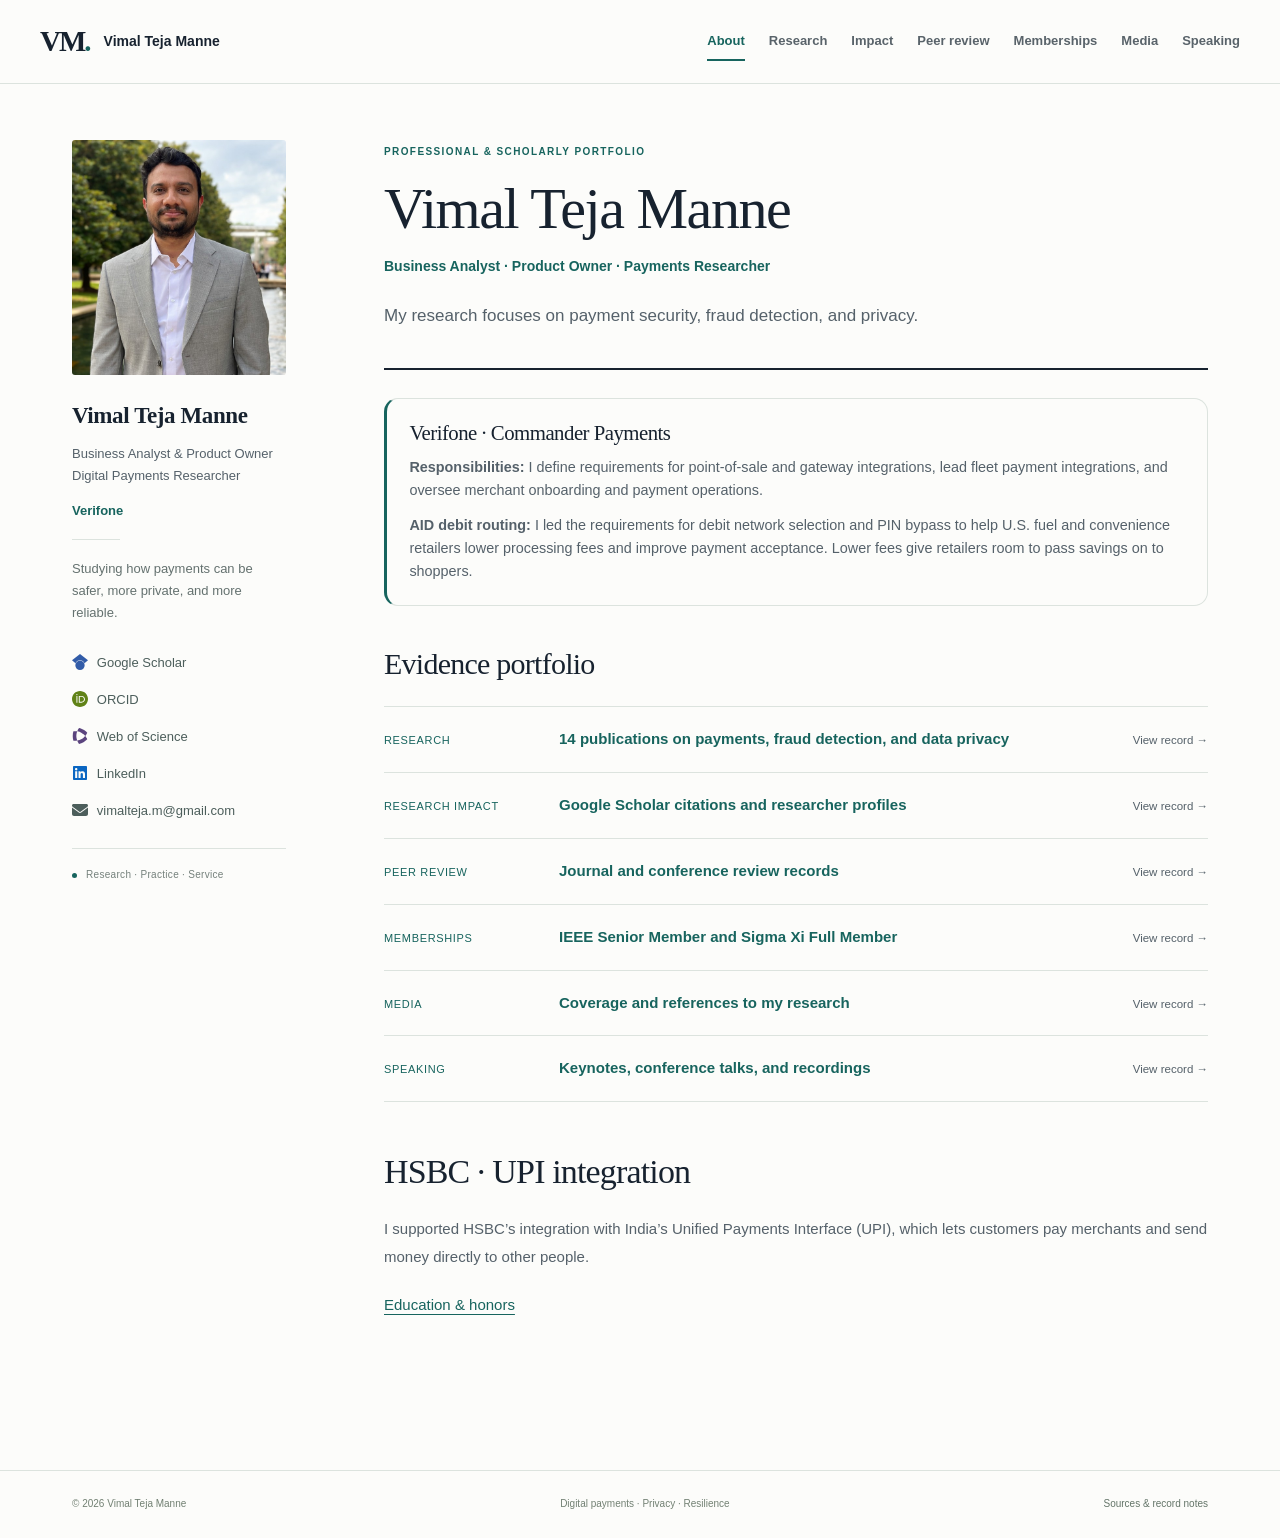
<file: index.html>
<!doctype html><html lang="en"><head><meta charset="utf-8"><meta name="viewport" content="width=device-width,initial-scale=1"><title>About | Vimal Teja Manne</title><meta name="description" content="Vimal Teja Manne's professional and scholarly portfolio: digital payments, fraud detection, privacy, resilient systems, and academic service."><meta property="og:title" content="About | Vimal Teja Manne"><meta property="og:description" content="Digital payments research and practice, with publications, professional service, and speaking."><meta property="og:type" content="website"><link rel="icon" href="./favicon.svg" type="image/svg+xml"><link rel="stylesheet" href="./style.css?v=routing-impact"><script src="./site.js" defer></script><link rel="canonical" href="https://vimaltejam-prog.github.io/"><meta property="og:url" content="https://vimaltejam-prog.github.io/"><meta property="og:image" content="https://vimaltejam-prog.github.io/vimal-teja-manne.jpg"><link rel="stylesheet" href="./profile-links.css"></head><body><a class="skip" href="#main">Skip to content</a><header class="masthead"><div class="masthead-inner"><a class="brand" href="./index.html"><span class="monogram">VM<span>.</span></span><span>Vimal Teja Manne</span></a><button class="menu-toggle" aria-expanded="false" aria-controls="main-nav">Menu <span aria-hidden="true">☰</span></button><nav id="main-nav" aria-label="Main navigation"><a href="./index.html" aria-current="page">About</a><a href="./publications.html" >Research</a><a href="./citation-impact.html" >Impact</a><a href="./peer-review.html" >Peer review</a><a href="./memberships.html" >Memberships</a><a href="./media.html" >Media</a><a href="./speaking.html" >Speaking</a></nav></div></header><div class="site-layout"><aside class="profile" aria-label="Profile"><img src="./vimal-teja-manne.jpg" width="240" height="240" alt="Vimal Teja Manne" fetchpriority="high"><a class="profile-name" href="./index.html">Vimal Teja Manne</a><p class="profile-role">Business Analyst &amp; Product Owner<br>Digital Payments Researcher</p><p class="affiliation">Verifone</p><div class="profile-rule"></div><p class="profile-bio">Studying how payments can be safer, more private, and more reliable.</p><ul class="profile-links" aria-label="Profiles and contact"><li><a href="https://scholar.google.com/citations?user=UysVplUAAAAJ&amp;hl=en" target="_blank" rel="noopener noreferrer"><img src="./profile-googlescholar.svg" width="16" height="16" alt=""><span class="profile-link-label">Google Scholar</span></a></li><li><a href="https://orcid.org/0009-0005-9759-9885" target="_blank" rel="noopener noreferrer"><img src="./profile-orcid.svg" width="16" height="16" alt=""><span class="profile-link-label">ORCID</span></a></li><li><a href="https://www.webofscience.com/wos/author/record/PQA-8836-2026" target="_blank" rel="noopener noreferrer"><img src="./profile-webofscience.svg" width="16" height="16" alt=""><span class="profile-link-label">Web of Science</span></a></li><li><a href="https://www.linkedin.com/in/mv9t9/" target="_blank" rel="noopener noreferrer"><img src="./profile-linkedin.svg" width="16" height="16" alt=""><span class="profile-link-label">LinkedIn</span></a></li><li><a href="mailto:vimalteja.m@gmail.com"><img src="./profile-email.svg" width="16" height="16" alt=""><span class="profile-link-label">vimalteja.m@gmail.com</span></a></li></ul><div class="sidebar-note"><span class="dot"></span> Research · Practice · Service</div></aside><main id="main" tabindex="-1">
<header class="classic-profile">
  <p class="eyebrow">Professional &amp; scholarly portfolio</p>
  <h1>Vimal Teja Manne</h1>
  <p class="classic-profile__role">Business Analyst · Product Owner · Payments Researcher</p>
  <p class="classic-profile__summary">My research focuses on payment security, fraud detection, and privacy.</p>
</header>
<section class="focus-card homepage-impact" aria-labelledby="payment-projects">
  <h2 id="payment-projects">Verifone · Commander Payments</h2>
  <p><strong>Responsibilities:</strong> I define requirements for point-of-sale and gateway integrations, lead fleet payment integrations, and oversee merchant onboarding and payment operations.</p>
  <p><strong>AID debit routing:</strong> I led the requirements for debit network selection and PIN bypass to help U.S. fuel and convenience retailers lower processing fees and improve payment acceptance. Lower fees give retailers room to pass savings on to shoppers.</p>
</section>
<section aria-labelledby="portfolio-index">
  <h2 id="portfolio-index">Evidence portfolio</h2>
  <div class="evidence-index template-index">
<a href="./publications.html"><span>Research</span><strong>14 publications on payments, fraud detection, and data privacy</strong><span aria-hidden="true">View record →</span></a><a href="./citation-impact.html"><span>Research impact</span><strong>Google Scholar citations and researcher profiles</strong><span aria-hidden="true">View record →</span></a><a href="./peer-review.html"><span>Peer Review</span><strong>Journal and conference review records</strong><span aria-hidden="true">View record →</span></a><a href="./memberships.html"><span>Memberships</span><strong>IEEE Senior Member and Sigma Xi Full Member</strong><span aria-hidden="true">View record →</span></a><a href="./media.html"><span>Media</span><strong>Coverage and references to my research</strong><span aria-hidden="true">View record →</span></a><a href="./speaking.html"><span>Speaking</span><strong>Keynotes, conference talks, and recordings</strong><span aria-hidden="true">View record →</span></a>
  </div>
</section>
<section class="about-section" aria-labelledby="hsbc-project">
  <h2 id="hsbc-project">HSBC · UPI integration</h2>
  <p>I supported HSBC’s integration with India’s Unified Payments Interface (UPI), which lets customers pay merchants and send money directly to other people.</p>
  <p><a href="./honors.html">Education &amp; honors</a></p>
</section>
</main></div><footer><div><span>© 2026 Vimal Teja Manne</span><span>Digital payments · Privacy · Resilience</span><a href="./sources.html">Sources &amp; record notes</a></div></footer></body></html>
</file>
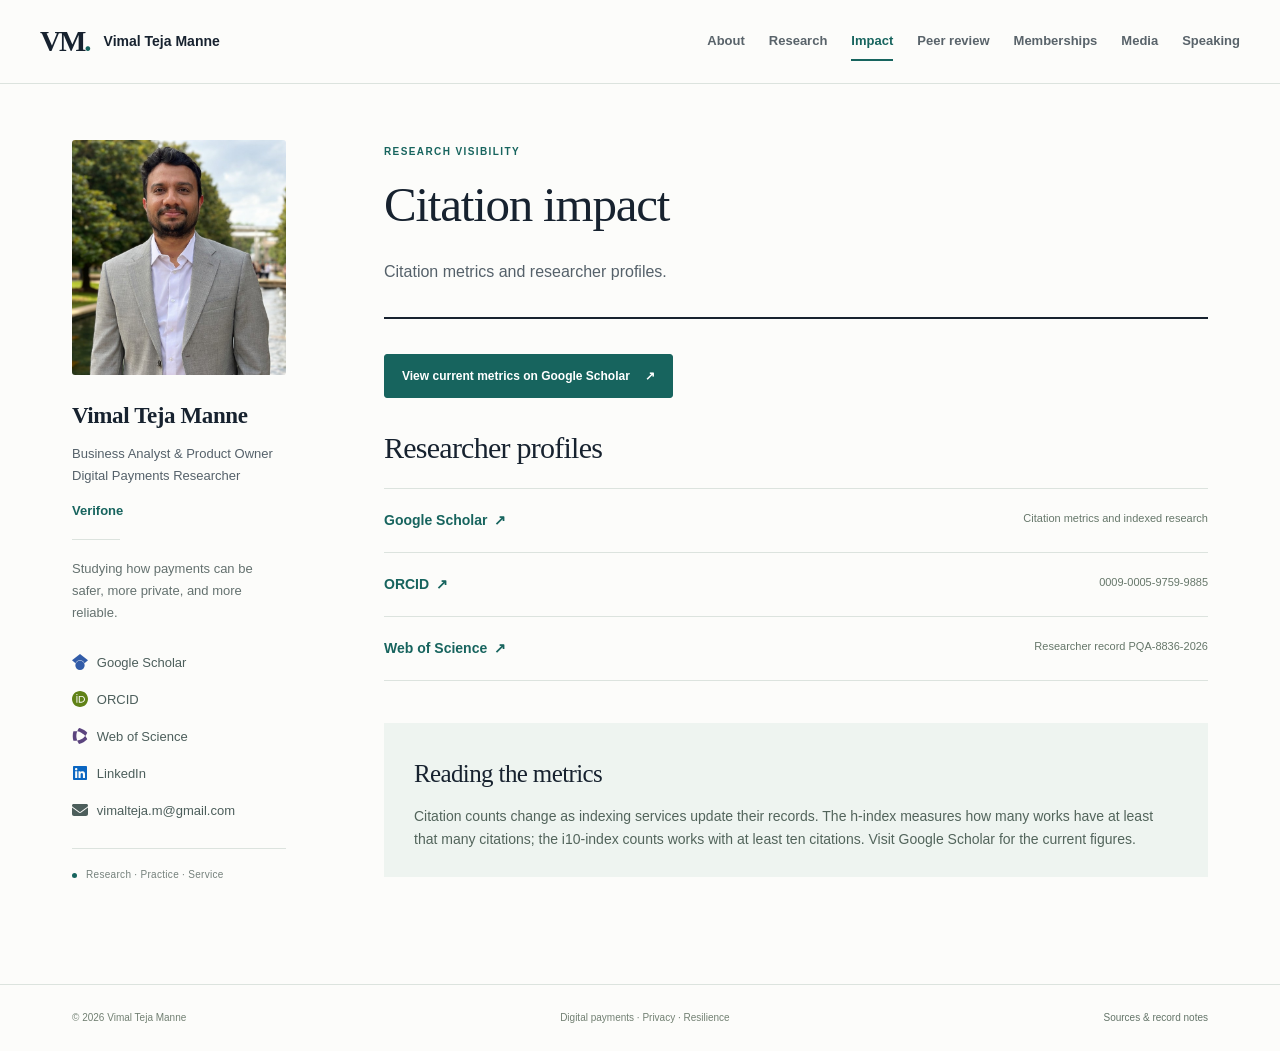
<file: citation-impact.html>
<!doctype html><html lang="en"><head><meta charset="utf-8"><meta name="viewport" content="width=device-width,initial-scale=1"><title>Citation impact | Vimal Teja Manne</title><meta name="description" content="Vimal Teja Manne's professional and scholarly portfolio: digital payments, fraud detection, privacy, resilient systems, and academic service."><meta property="og:title" content="Citation impact | Vimal Teja Manne"><meta property="og:description" content="Digital payments research and practice, with publications, professional service, and speaking."><meta property="og:type" content="website"><link rel="icon" href="./favicon.svg" type="image/svg+xml"><link rel="stylesheet" href="./style.css"><script src="./site.js" defer></script><link rel="canonical" href="https://vimaltejam-prog.github.io/citation-impact.html"><meta property="og:url" content="https://vimaltejam-prog.github.io/citation-impact.html"><meta property="og:image" content="https://vimaltejam-prog.github.io/vimal-teja-manne.jpg"><link rel="stylesheet" href="./profile-links.css"></head><body><a class="skip" href="#main">Skip to content</a><header class="masthead"><div class="masthead-inner"><a class="brand" href="./index.html"><span class="monogram">VM<span>.</span></span><span>Vimal Teja Manne</span></a><button class="menu-toggle" aria-expanded="false" aria-controls="main-nav">Menu <span aria-hidden="true">☰</span></button><nav id="main-nav" aria-label="Main navigation"><a href="./index.html" >About</a><a href="./publications.html" >Research</a><a href="./citation-impact.html" aria-current="page">Impact</a><a href="./peer-review.html" >Peer review</a><a href="./memberships.html" >Memberships</a><a href="./media.html" >Media</a><a href="./speaking.html" >Speaking</a></nav></div></header><div class="site-layout"><aside class="profile" aria-label="Profile"><img src="./vimal-teja-manne.jpg" width="240" height="240" alt="Vimal Teja Manne" fetchpriority="high"><a class="profile-name" href="./index.html">Vimal Teja Manne</a><p class="profile-role">Business Analyst &amp; Product Owner<br>Digital Payments Researcher</p><p class="affiliation">Verifone</p><div class="profile-rule"></div><p class="profile-bio">Studying how payments can be safer, more private, and more reliable.</p><ul class="profile-links" aria-label="Profiles and contact"><li><a href="https://scholar.google.com/citations?user=UysVplUAAAAJ&amp;hl=en" target="_blank" rel="noopener noreferrer"><img src="./profile-googlescholar.svg" width="16" height="16" alt=""><span class="profile-link-label">Google Scholar</span></a></li><li><a href="https://orcid.org/0009-0005-9759-9885" target="_blank" rel="noopener noreferrer"><img src="./profile-orcid.svg" width="16" height="16" alt=""><span class="profile-link-label">ORCID</span></a></li><li><a href="https://www.webofscience.com/wos/author/record/PQA-8836-2026" target="_blank" rel="noopener noreferrer"><img src="./profile-webofscience.svg" width="16" height="16" alt=""><span class="profile-link-label">Web of Science</span></a></li><li><a href="https://www.linkedin.com/in/mv9t9/" target="_blank" rel="noopener noreferrer"><img src="./profile-linkedin.svg" width="16" height="16" alt=""><span class="profile-link-label">LinkedIn</span></a></li><li><a href="mailto:vimalteja.m@gmail.com"><img src="./profile-email.svg" width="16" height="16" alt=""><span class="profile-link-label">vimalteja.m@gmail.com</span></a></li></ul><div class="sidebar-note"><span class="dot"></span> Research · Practice · Service</div></aside><main id="main" tabindex="-1"><header class="page-heading"><p class="eyebrow">Research visibility</p><h1>Citation impact</h1><p class="intro">Citation metrics and researcher profiles.</p></header><p><a class="button primary" href="https://scholar.google.com/citations?user=UysVplUAAAAJ&amp;hl=en" target="_blank" rel="noopener noreferrer">View current metrics on Google Scholar <span aria-hidden="true">↗</span></a></p>
<div data-scholar-results hidden>
  <div class="impact-metrics">
    <a href="https://scholar.google.com/citations?user=UysVplUAAAAJ&amp;hl=en"><strong data-scholar-metric="citations"></strong><span>Total citations</span></a>
    <a href="https://scholar.google.com/citations?user=UysVplUAAAAJ&amp;hl=en"><strong data-scholar-metric="h-index"></strong><span>h-index</span></a>
    <a href="https://scholar.google.com/citations?user=UysVplUAAAAJ&amp;hl=en"><strong data-scholar-metric="i10-index"></strong><span>i10-index</span></a>
  </div>
  <p class="metric-date">Snapshot updated <time data-scholar-updated></time></p>
</div>
<h2>Researcher profiles</h2><div class="record-list"><div class="record"><a class="" href="https://scholar.google.com/citations?user=UysVplUAAAAJ&amp;hl=en" target="_blank" rel="noopener noreferrer">Google Scholar <span aria-hidden="true">↗</span></a><span>Citation metrics and indexed research</span></div><div class="record"><a class="" href="https://orcid.org/0009-0005-9759-9885" target="_blank" rel="noopener noreferrer">ORCID <span aria-hidden="true">↗</span></a><span>0009-0005-9759-9885</span></div><div class="record"><a class="" href="https://www.webofscience.com/wos/author/record/PQA-8836-2026" target="_blank" rel="noopener noreferrer">Web of Science <span aria-hidden="true">↗</span></a><span>Researcher record PQA-8836-2026</span></div></div><div class="note"><h2>Reading the metrics</h2><p>Citation counts change as indexing services update their records. The h-index measures how many works have at least that many citations; the i10-index counts works with at least ten citations. Visit Google Scholar for the current figures.</p></div></main></div><footer><div><span>© 2026 Vimal Teja Manne</span><span>Digital payments · Privacy · Resilience</span><a href="./sources.html">Sources &amp; record notes</a></div></footer></body></html>
</file>
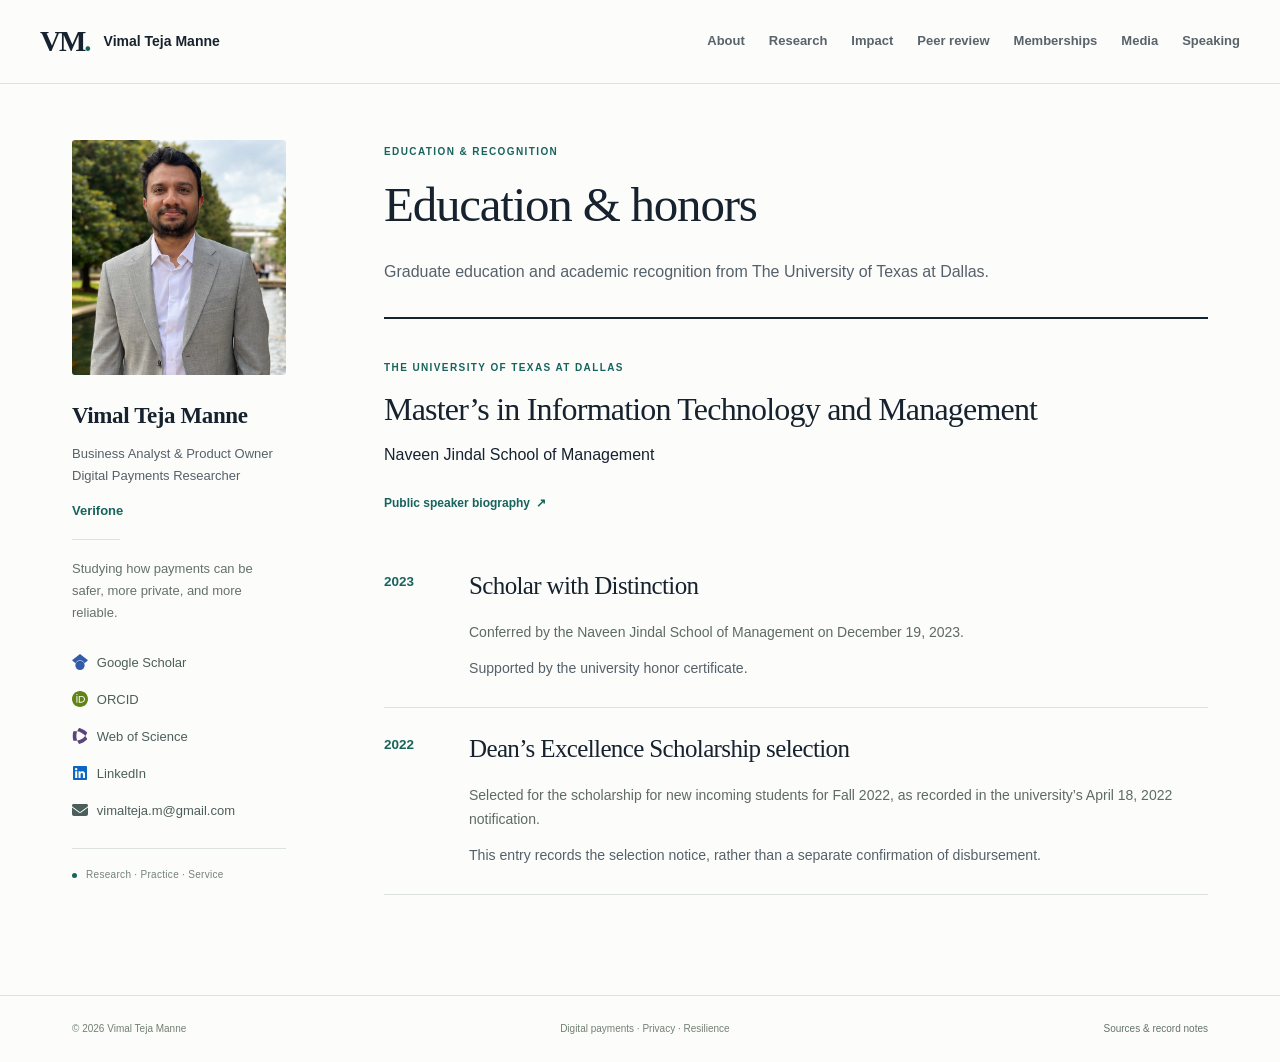
<file: honors.html>
<!doctype html><html lang="en"><head><meta charset="utf-8"><meta name="viewport" content="width=device-width,initial-scale=1"><title>Education &amp; honors | Vimal Teja Manne</title><meta name="description" content="Vimal Teja Manne's professional and scholarly portfolio: digital payments, fraud detection, privacy, resilient systems, and academic service."><meta property="og:title" content="Education &amp; honors | Vimal Teja Manne"><meta property="og:description" content="Digital payments research and practice, with publications, professional service, and speaking."><meta property="og:type" content="website"><link rel="icon" href="./favicon.svg" type="image/svg+xml"><link rel="stylesheet" href="./style.css"><script src="./site.js" defer></script><link rel="canonical" href="https://vimaltejam-prog.github.io/honors.html"><meta property="og:url" content="https://vimaltejam-prog.github.io/honors.html"><meta property="og:image" content="https://vimaltejam-prog.github.io/vimal-teja-manne.jpg"><link rel="stylesheet" href="./profile-links.css"></head><body><a class="skip" href="#main">Skip to content</a><header class="masthead"><div class="masthead-inner"><a class="brand" href="./index.html"><span class="monogram">VM<span>.</span></span><span>Vimal Teja Manne</span></a><button class="menu-toggle" aria-expanded="false" aria-controls="main-nav">Menu <span aria-hidden="true">☰</span></button><nav id="main-nav" aria-label="Main navigation"><a href="./index.html" >About</a><a href="./publications.html" >Research</a><a href="./citation-impact.html" >Impact</a><a href="./peer-review.html" >Peer review</a><a href="./memberships.html" >Memberships</a><a href="./media.html" >Media</a><a href="./speaking.html" >Speaking</a></nav></div></header><div class="site-layout"><aside class="profile" aria-label="Profile"><img src="./vimal-teja-manne.jpg" width="240" height="240" alt="Vimal Teja Manne" fetchpriority="high"><a class="profile-name" href="./index.html">Vimal Teja Manne</a><p class="profile-role">Business Analyst &amp; Product Owner<br>Digital Payments Researcher</p><p class="affiliation">Verifone</p><div class="profile-rule"></div><p class="profile-bio">Studying how payments can be safer, more private, and more reliable.</p><ul class="profile-links" aria-label="Profiles and contact"><li><a href="https://scholar.google.com/citations?user=UysVplUAAAAJ&amp;hl=en" target="_blank" rel="noopener noreferrer"><img src="./profile-googlescholar.svg" width="16" height="16" alt=""><span class="profile-link-label">Google Scholar</span></a></li><li><a href="https://orcid.org/0009-0005-9759-9885" target="_blank" rel="noopener noreferrer"><img src="./profile-orcid.svg" width="16" height="16" alt=""><span class="profile-link-label">ORCID</span></a></li><li><a href="https://www.webofscience.com/wos/author/record/PQA-8836-2026" target="_blank" rel="noopener noreferrer"><img src="./profile-webofscience.svg" width="16" height="16" alt=""><span class="profile-link-label">Web of Science</span></a></li><li><a href="https://www.linkedin.com/in/mv9t9/" target="_blank" rel="noopener noreferrer"><img src="./profile-linkedin.svg" width="16" height="16" alt=""><span class="profile-link-label">LinkedIn</span></a></li><li><a href="mailto:vimalteja.m@gmail.com"><img src="./profile-email.svg" width="16" height="16" alt=""><span class="profile-link-label">vimalteja.m@gmail.com</span></a></li></ul><div class="sidebar-note"><span class="dot"></span> Research · Practice · Service</div></aside><main id="main" tabindex="-1"><header class="page-heading"><p class="eyebrow">Education & recognition</p><h1>Education &amp; honors</h1><p class="intro">Graduate education and academic recognition from The University of Texas at Dallas.</p></header><div class="education"><p class="eyebrow">The University of Texas at Dallas</p><h2>Master’s in Information Technology and Management</h2><p>Naveen Jindal School of Management</p><a class="text-link" href="https://www.scrs.in/conference/icitai2026/speaker/talk/22765" target="_blank" rel="noopener noreferrer">Public speaker biography <span aria-hidden="true">↗</span></a></div><article class="service-item"><span class="service-year">2023</span><div><h2>Scholar with Distinction</h2><p>Conferred by the Naveen Jindal School of Management on December 19, 2023.</p><p class="small-source">Supported by the university honor certificate.</p></div></article><article class="service-item"><span class="service-year">2022</span><div><h2>Dean’s Excellence Scholarship selection</h2><p>Selected for the scholarship for new incoming students for Fall 2022, as recorded in the university’s April 18, 2022 notification.</p><p class="small-source">This entry records the selection notice, rather than a separate confirmation of disbursement.</p></div></article></main></div><footer><div><span>© 2026 Vimal Teja Manne</span><span>Digital payments · Privacy · Resilience</span><a href="./sources.html">Sources &amp; record notes</a></div></footer></body></html>
</file>
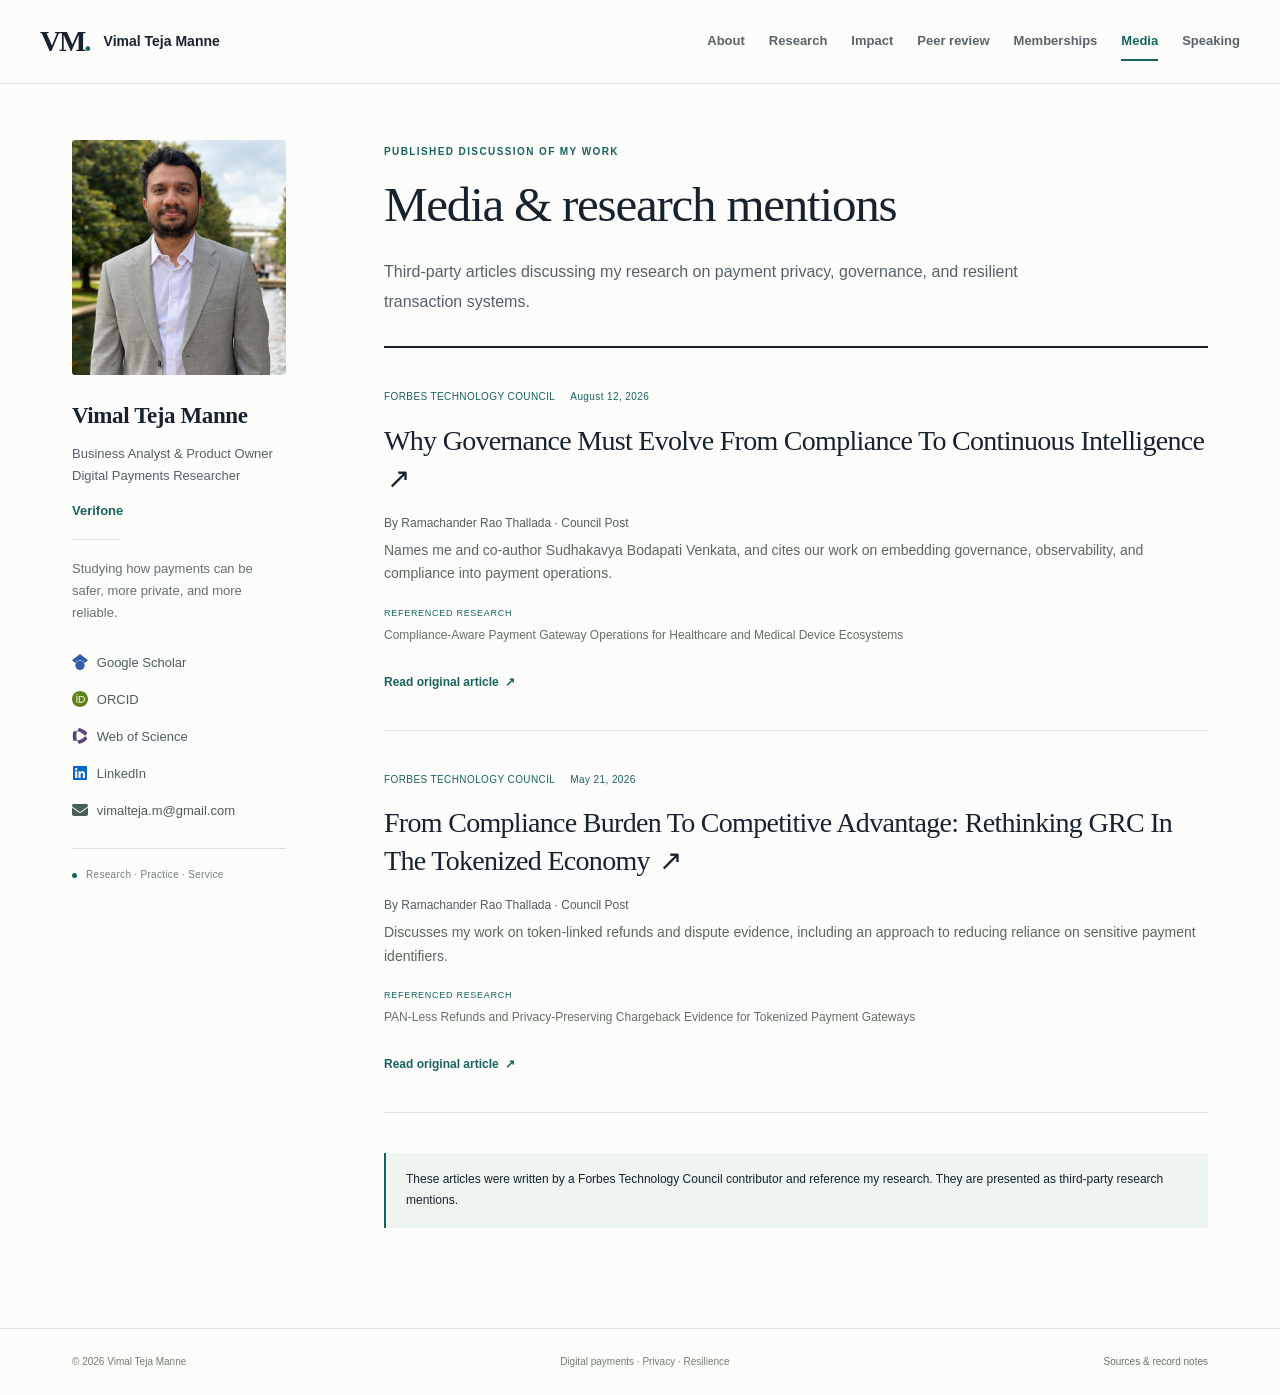
<file: media.html>
<!doctype html><html lang="en"><head><meta charset="utf-8"><meta name="viewport" content="width=device-width,initial-scale=1"><title>Media &amp; research mentions | Vimal Teja Manne</title><meta name="description" content="Vimal Teja Manne's professional and scholarly portfolio: digital payments, fraud detection, privacy, resilient systems, and academic service."><meta property="og:title" content="Media &amp; research mentions | Vimal Teja Manne"><meta property="og:description" content="Digital payments research and practice, with publications, professional service, and speaking."><meta property="og:type" content="website"><link rel="icon" href="./favicon.svg" type="image/svg+xml"><link rel="stylesheet" href="./style.css"><script src="./site.js" defer></script><link rel="canonical" href="https://vimaltejam-prog.github.io/media.html"><meta property="og:url" content="https://vimaltejam-prog.github.io/media.html"><meta property="og:image" content="https://vimaltejam-prog.github.io/vimal-teja-manne.jpg"><link rel="stylesheet" href="./profile-links.css"></head><body><a class="skip" href="#main">Skip to content</a><header class="masthead"><div class="masthead-inner"><a class="brand" href="./index.html"><span class="monogram">VM<span>.</span></span><span>Vimal Teja Manne</span></a><button class="menu-toggle" aria-expanded="false" aria-controls="main-nav">Menu <span aria-hidden="true">☰</span></button><nav id="main-nav" aria-label="Main navigation"><a href="./index.html" >About</a><a href="./publications.html" >Research</a><a href="./citation-impact.html" >Impact</a><a href="./peer-review.html" >Peer review</a><a href="./memberships.html" >Memberships</a><a href="./media.html" aria-current="page">Media</a><a href="./speaking.html" >Speaking</a></nav></div></header><div class="site-layout"><aside class="profile" aria-label="Profile"><img src="./vimal-teja-manne.jpg" width="240" height="240" alt="Vimal Teja Manne" fetchpriority="high"><a class="profile-name" href="./index.html">Vimal Teja Manne</a><p class="profile-role">Business Analyst &amp; Product Owner<br>Digital Payments Researcher</p><p class="affiliation">Verifone</p><div class="profile-rule"></div><p class="profile-bio">Studying how payments can be safer, more private, and more reliable.</p><ul class="profile-links" aria-label="Profiles and contact"><li><a href="https://scholar.google.com/citations?user=UysVplUAAAAJ&amp;hl=en" target="_blank" rel="noopener noreferrer"><img src="./profile-googlescholar.svg" width="16" height="16" alt=""><span class="profile-link-label">Google Scholar</span></a></li><li><a href="https://orcid.org/0009-0005-9759-9885" target="_blank" rel="noopener noreferrer"><img src="./profile-orcid.svg" width="16" height="16" alt=""><span class="profile-link-label">ORCID</span></a></li><li><a href="https://www.webofscience.com/wos/author/record/PQA-8836-2026" target="_blank" rel="noopener noreferrer"><img src="./profile-webofscience.svg" width="16" height="16" alt=""><span class="profile-link-label">Web of Science</span></a></li><li><a href="https://www.linkedin.com/in/mv9t9/" target="_blank" rel="noopener noreferrer"><img src="./profile-linkedin.svg" width="16" height="16" alt=""><span class="profile-link-label">LinkedIn</span></a></li><li><a href="mailto:vimalteja.m@gmail.com"><img src="./profile-email.svg" width="16" height="16" alt=""><span class="profile-link-label">vimalteja.m@gmail.com</span></a></li></ul><div class="sidebar-note"><span class="dot"></span> Research · Practice · Service</div></aside><main id="main" tabindex="-1"><header class="page-heading"><p class="eyebrow">Published discussion of my work</p><h1>Media &amp; research mentions</h1><p class="intro">Third-party articles discussing my research on payment privacy, governance, and resilient transaction systems.</p></header><article class="media-item"><div class="pub-meta"><span>FORBES TECHNOLOGY COUNCIL</span><span>August 12, 2026</span></div><h2><a class="" href="https://www.forbes.com/councils/forbestechcouncil/2026/08/12/why-governance-must-evolve-from-compliance-to-continuous-intelligence/" target="_blank" rel="noopener noreferrer">Why Governance Must Evolve From Compliance To Continuous Intelligence <span aria-hidden="true">↗</span></a></h2><p class="authors">By Ramachander Rao Thallada · Council Post</p><p>Names me and co-author Sudhakavya Bodapati Venkata, and cites our work on embedding governance, observability, and compliance into payment operations.</p><p class="reference-label">Referenced research</p><p class="reference-title">Compliance-Aware Payment Gateway Operations for Healthcare and Medical Device Ecosystems</p><a class="text-link" href="https://www.forbes.com/councils/forbestechcouncil/2026/08/12/why-governance-must-evolve-from-compliance-to-continuous-intelligence/" target="_blank" rel="noopener noreferrer">Read original article <span aria-hidden="true">↗</span></a></article><article class="media-item"><div class="pub-meta"><span>FORBES TECHNOLOGY COUNCIL</span><span>May 21, 2026</span></div><h2><a class="" href="https://www.forbes.com/councils/forbestechcouncil/2026/05/21/from-compliance-burden-to-competitive-advantage-rethinking-grc-in-the-tokenized-economy/" target="_blank" rel="noopener noreferrer">From Compliance Burden To Competitive Advantage: Rethinking GRC In The Tokenized Economy <span aria-hidden="true">↗</span></a></h2><p class="authors">By Ramachander Rao Thallada · Council Post</p><p>Discusses my work on token-linked refunds and dispute evidence, including an approach to reducing reliance on sensitive payment identifiers.</p><p class="reference-label">Referenced research</p><p class="reference-title">PAN-Less Refunds and Privacy-Preserving Chargeback Evidence for Tokenized Payment Gateways</p><a class="text-link" href="https://www.forbes.com/councils/forbestechcouncil/2026/05/21/from-compliance-burden-to-competitive-advantage-rethinking-grc-in-the-tokenized-economy/" target="_blank" rel="noopener noreferrer">Read original article <span aria-hidden="true">↗</span></a></article><p class="documentation-statement">These articles were written by a Forbes Technology Council contributor and reference my research. They are presented as third-party research mentions.</p></main></div><footer><div><span>© 2026 Vimal Teja Manne</span><span>Digital payments · Privacy · Resilience</span><a href="./sources.html">Sources &amp; record notes</a></div></footer></body></html>
</file>
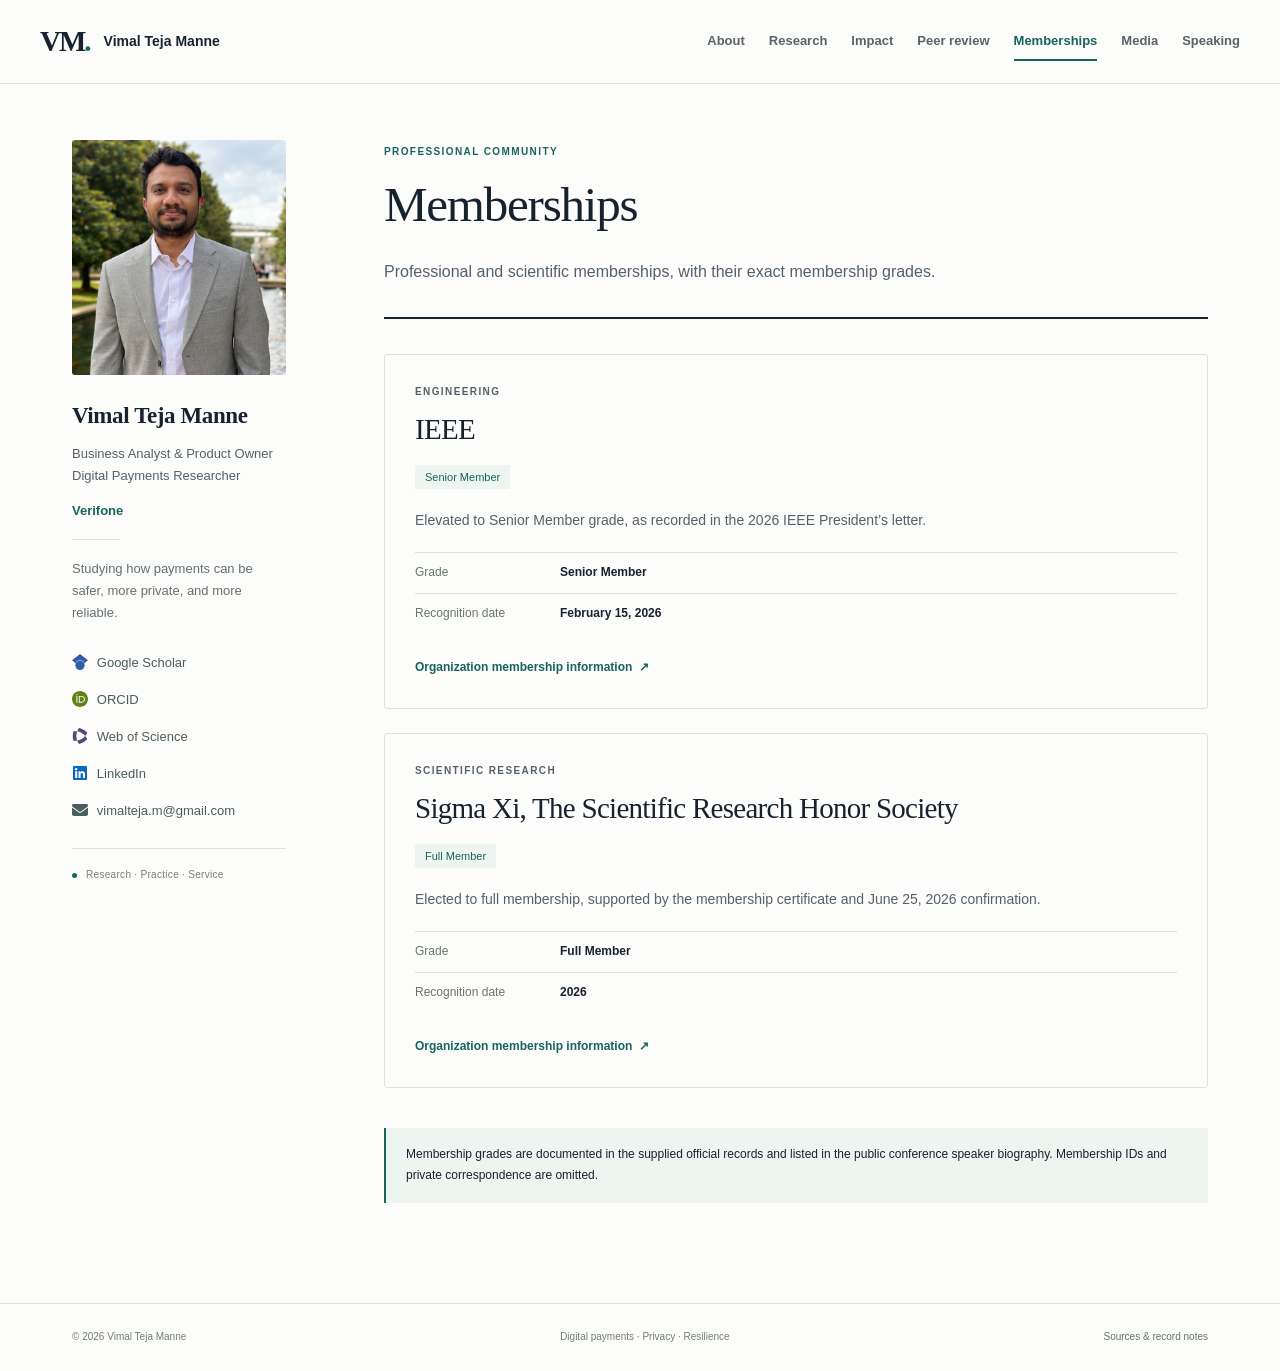
<file: memberships.html>
<!doctype html><html lang="en"><head><meta charset="utf-8"><meta name="viewport" content="width=device-width,initial-scale=1"><title>Memberships | Vimal Teja Manne</title><meta name="description" content="Vimal Teja Manne's professional and scholarly portfolio: digital payments, fraud detection, privacy, resilient systems, and academic service."><meta property="og:title" content="Memberships | Vimal Teja Manne"><meta property="og:description" content="Digital payments research and practice, with publications, professional service, and speaking."><meta property="og:type" content="website"><link rel="icon" href="./favicon.svg" type="image/svg+xml"><link rel="stylesheet" href="./style.css"><script src="./site.js" defer></script><link rel="canonical" href="https://vimaltejam-prog.github.io/memberships.html"><meta property="og:url" content="https://vimaltejam-prog.github.io/memberships.html"><meta property="og:image" content="https://vimaltejam-prog.github.io/vimal-teja-manne.jpg"><link rel="stylesheet" href="./profile-links.css"></head><body><a class="skip" href="#main">Skip to content</a><header class="masthead"><div class="masthead-inner"><a class="brand" href="./index.html"><span class="monogram">VM<span>.</span></span><span>Vimal Teja Manne</span></a><button class="menu-toggle" aria-expanded="false" aria-controls="main-nav">Menu <span aria-hidden="true">☰</span></button><nav id="main-nav" aria-label="Main navigation"><a href="./index.html" >About</a><a href="./publications.html" >Research</a><a href="./citation-impact.html" >Impact</a><a href="./peer-review.html" >Peer review</a><a href="./memberships.html" aria-current="page">Memberships</a><a href="./media.html" >Media</a><a href="./speaking.html" >Speaking</a></nav></div></header><div class="site-layout"><aside class="profile" aria-label="Profile"><img src="./vimal-teja-manne.jpg" width="240" height="240" alt="Vimal Teja Manne" fetchpriority="high"><a class="profile-name" href="./index.html">Vimal Teja Manne</a><p class="profile-role">Business Analyst &amp; Product Owner<br>Digital Payments Researcher</p><p class="affiliation">Verifone</p><div class="profile-rule"></div><p class="profile-bio">Studying how payments can be safer, more private, and more reliable.</p><ul class="profile-links" aria-label="Profiles and contact"><li><a href="https://scholar.google.com/citations?user=UysVplUAAAAJ&amp;hl=en" target="_blank" rel="noopener noreferrer"><img src="./profile-googlescholar.svg" width="16" height="16" alt=""><span class="profile-link-label">Google Scholar</span></a></li><li><a href="https://orcid.org/0009-0005-9759-9885" target="_blank" rel="noopener noreferrer"><img src="./profile-orcid.svg" width="16" height="16" alt=""><span class="profile-link-label">ORCID</span></a></li><li><a href="https://www.webofscience.com/wos/author/record/PQA-8836-2026" target="_blank" rel="noopener noreferrer"><img src="./profile-webofscience.svg" width="16" height="16" alt=""><span class="profile-link-label">Web of Science</span></a></li><li><a href="https://www.linkedin.com/in/mv9t9/" target="_blank" rel="noopener noreferrer"><img src="./profile-linkedin.svg" width="16" height="16" alt=""><span class="profile-link-label">LinkedIn</span></a></li><li><a href="mailto:vimalteja.m@gmail.com"><img src="./profile-email.svg" width="16" height="16" alt=""><span class="profile-link-label">vimalteja.m@gmail.com</span></a></li></ul><div class="sidebar-note"><span class="dot"></span> Research · Practice · Service</div></aside><main id="main" tabindex="-1"><header class="page-heading"><p class="eyebrow">Professional community</p><h1>Memberships</h1><p class="intro">Professional and scientific memberships, with their exact membership grades.</p></header><article class="evidence-card"><p class="eyebrow">Engineering</p><h2>IEEE</h2><span class="badge">Senior Member</span><p>Elevated to Senior Member grade, as recorded in the 2026 IEEE President’s letter.</p><dl class="facts"><div><dt>Grade</dt><dd>Senior Member</dd></div><div><dt>Recognition date</dt><dd>February 15, 2026</dd></div></dl><a class="text-link" href="https://www.ieee.org/membership/senior/" target="_blank" rel="noopener noreferrer">Organization membership information <span aria-hidden="true">↗</span></a></article><article class="evidence-card"><p class="eyebrow">Scientific research</p><h2>Sigma Xi, The Scientific Research Honor Society</h2><span class="badge">Full Member</span><p>Elected to full membership, supported by the membership certificate and June 25, 2026 confirmation.</p><dl class="facts"><div><dt>Grade</dt><dd>Full Member</dd></div><div><dt>Recognition date</dt><dd>2026</dd></div></dl><a class="text-link" href="https://www.sigmaxi.org/members" target="_blank" rel="noopener noreferrer">Organization membership information <span aria-hidden="true">↗</span></a></article><p class="documentation-statement">Membership grades are documented in the supplied official records and listed in the public conference speaker biography. Membership IDs and private correspondence are omitted.</p></main></div><footer><div><span>© 2026 Vimal Teja Manne</span><span>Digital payments · Privacy · Resilience</span><a href="./sources.html">Sources &amp; record notes</a></div></footer></body></html>
</file>
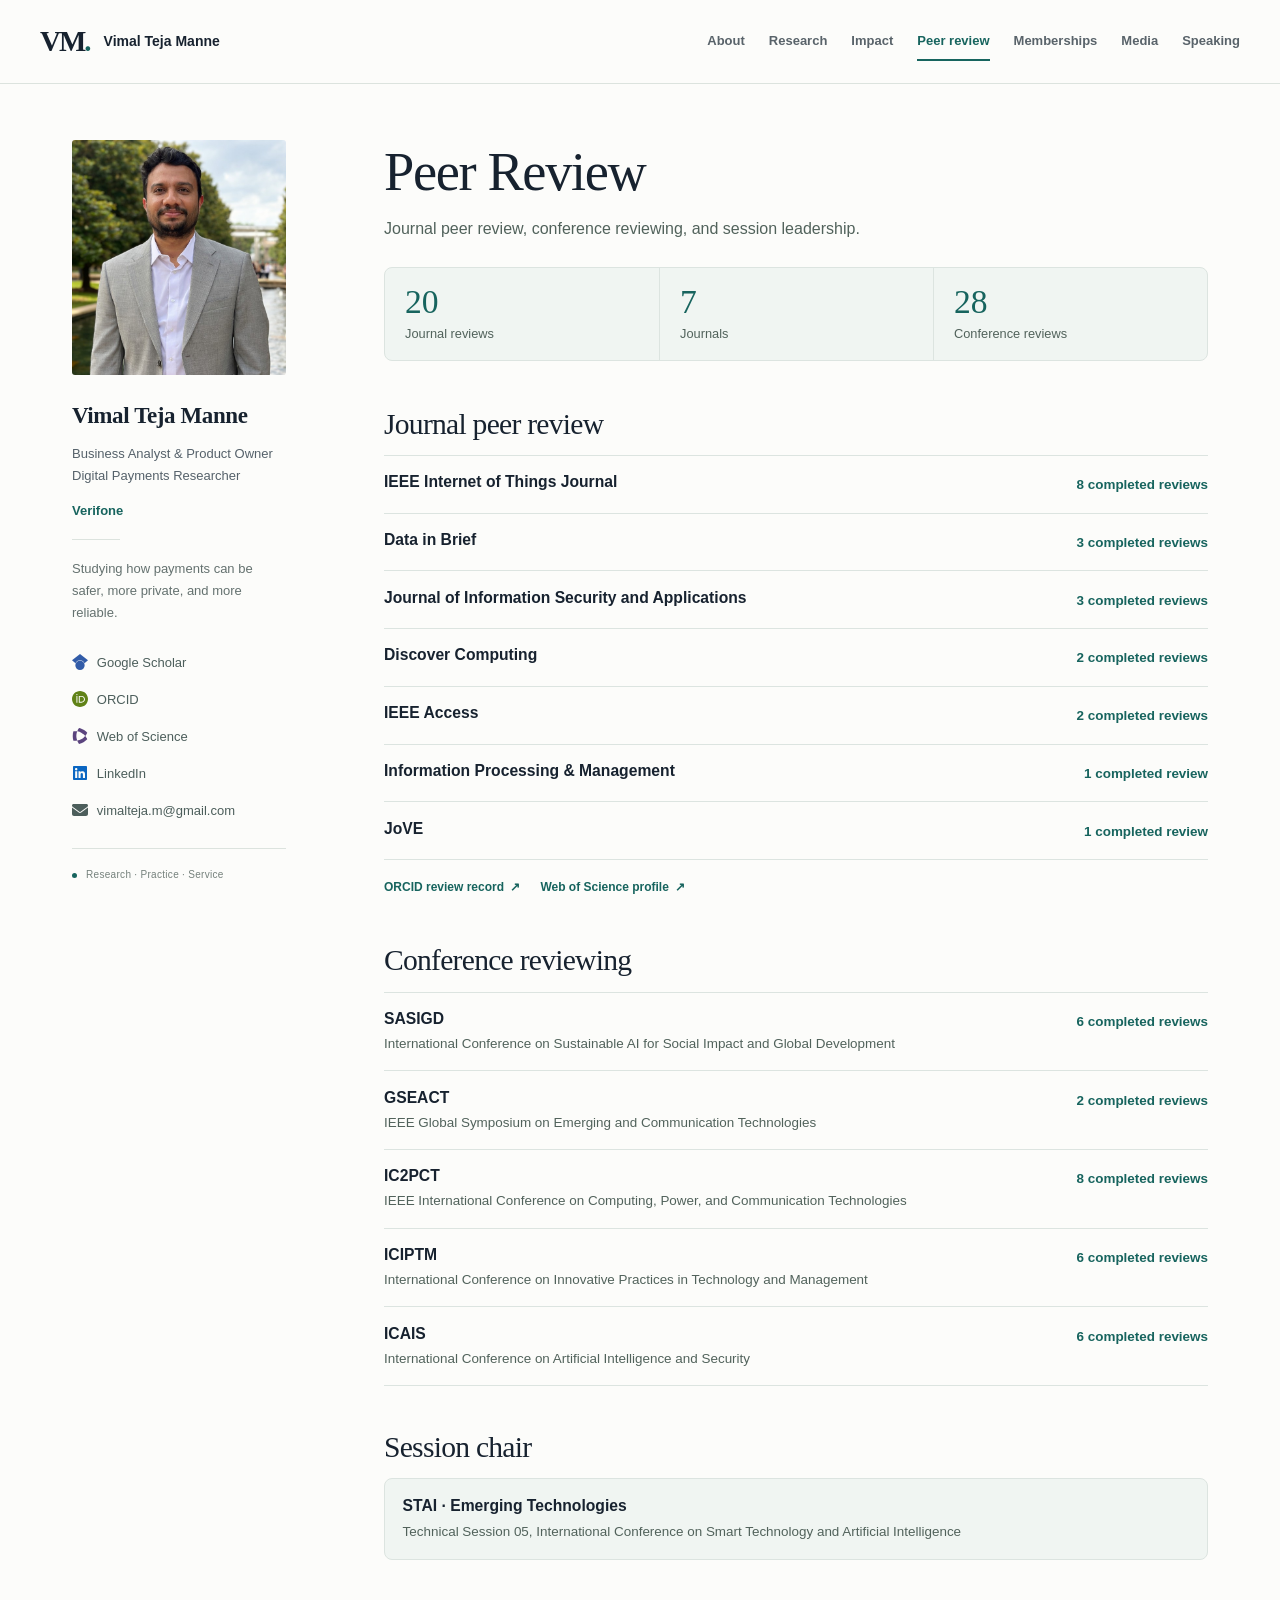
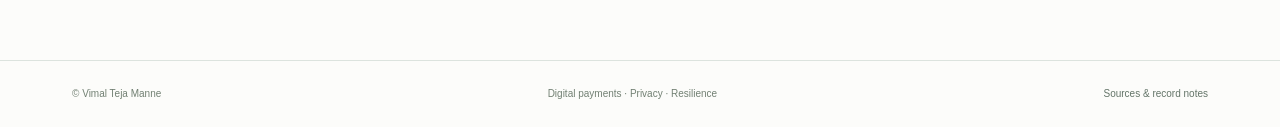
<file: peer-review.html>
<!doctype html><html lang="en"><head><meta charset="utf-8"><meta name="viewport" content="width=device-width,initial-scale=1"><title>Peer Review | Vimal Teja Manne</title><meta name="description" content="Vimal Teja Manne's professional and scholarly portfolio: digital payments, fraud detection, privacy, resilient systems, and academic service."><meta property="og:title" content="Peer Review | Vimal Teja Manne"><meta property="og:description" content="Digital payments research and practice, with publications, professional service, and speaking."><meta property="og:type" content="website"><link rel="icon" href="./favicon.svg" type="image/svg+xml"><link rel="stylesheet" href="./style.css"><script src="./site.js" defer></script><link rel="stylesheet" href="./academic-service.css?v=review-records"><link rel="canonical" href="https://vimaltejam-prog.github.io/peer-review.html"><meta property="og:url" content="https://vimaltejam-prog.github.io/peer-review.html"><meta property="og:image" content="https://vimaltejam-prog.github.io/vimal-teja-manne.jpg"><link rel="stylesheet" href="./profile-links.css"></head><body><a class="skip" href="#main">Skip to content</a><header class="masthead"><div class="masthead-inner"><a class="brand" href="./index.html"><span class="monogram">VM<span>.</span></span><span>Vimal Teja Manne</span></a><button class="menu-toggle" aria-expanded="false" aria-controls="main-nav">Menu <span aria-hidden="true">☰</span></button><nav id="main-nav" aria-label="Main navigation"><a href="./index.html" >About</a><a href="./publications.html" >Research</a><a href="./citation-impact.html" >Impact</a><a href="./peer-review.html" aria-current="page">Peer review</a><a href="./memberships.html" >Memberships</a><a href="./media.html" >Media</a><a href="./speaking.html" >Speaking</a></nav></div></header><div class="site-layout"><aside class="profile" aria-label="Profile"><img src="./vimal-teja-manne.jpg" width="240" height="240" alt="Vimal Teja Manne" fetchpriority="high"><a class="profile-name" href="./index.html">Vimal Teja Manne</a><p class="profile-role">Business Analyst &amp; Product Owner<br>Digital Payments Researcher</p><p class="affiliation">Verifone</p><div class="profile-rule"></div><p class="profile-bio">Studying how payments can be safer, more private, and more reliable.</p><ul class="profile-links" aria-label="Profiles and contact"><li><a href="https://scholar.google.com/citations?user=UysVplUAAAAJ&amp;hl=en" target="_blank" rel="noopener noreferrer"><img src="./profile-googlescholar.svg" width="16" height="16" alt=""><span class="profile-link-label">Google Scholar</span></a></li><li><a href="https://orcid.org/0009-0005-9759-9885" target="_blank" rel="noopener noreferrer"><img src="./profile-orcid.svg" width="16" height="16" alt=""><span class="profile-link-label">ORCID</span></a></li><li><a href="https://www.webofscience.com/wos/author/record/PQA-8836-2026" target="_blank" rel="noopener noreferrer"><img src="./profile-webofscience.svg" width="16" height="16" alt=""><span class="profile-link-label">Web of Science</span></a></li><li><a href="https://www.linkedin.com/in/mv9t9/" target="_blank" rel="noopener noreferrer"><img src="./profile-linkedin.svg" width="16" height="16" alt=""><span class="profile-link-label">LinkedIn</span></a></li><li><a href="mailto:vimalteja.m@gmail.com"><img src="./profile-email.svg" width="16" height="16" alt=""><span class="profile-link-label">vimalteja.m@gmail.com</span></a></li></ul><div class="sidebar-note"><span class="dot"></span> Research · Practice · Service</div></aside><main id="main" tabindex="-1">
<div class="academic-service">
  <header class="service-hero">
    <h1>Peer Review</h1>
    <p>Journal peer review, conference reviewing, and session leadership.</p>
    <dl class="service-metrics">
      <div><dt>Journal reviews</dt><dd>20</dd></div>
      <div><dt>Journals</dt><dd>7</dd></div>
      <div><dt>Conference reviews</dt><dd>28</dd></div>
    </dl>
  </header>

  <section class="review-section" aria-labelledby="journals-heading">
    <div class="review-section-header">
      <h2 id="journals-heading">Journal peer review</h2>
    </div>
    <ul class="service-records">

      <li>
        <div><h3>IEEE Internet of Things Journal</h3></div>
        <div class="service-record-meta"><span>8 completed reviews</span></div>
      </li>
      <li>
        <div><h3>Data in Brief</h3></div>
        <div class="service-record-meta"><span>3 completed reviews</span></div>
      </li>
      <li>
        <div><h3>Journal of Information Security and Applications</h3></div>
        <div class="service-record-meta"><span>3 completed reviews</span></div>
      </li>
      <li>
        <div><h3>Discover Computing</h3></div>
        <div class="service-record-meta"><span>2 completed reviews</span></div>
      </li>
      <li>
        <div><h3>IEEE Access</h3></div>
        <div class="service-record-meta"><span>2 completed reviews</span></div>
      </li>
      <li>
        <div><h3>Information Processing &amp; Management</h3></div>
        <div class="service-record-meta"><span>1 completed review</span></div>
      </li>
      <li>
        <div><h3>JoVE</h3></div>
        <div class="service-record-meta"><span>1 completed review</span></div>
      </li>
    </ul>
    <ul class="service-profile-links" aria-label="Researcher profiles">
      <li><a class="text-link" href="https://orcid.org/0009-0005-9759-9885" target="_blank" rel="noopener noreferrer">ORCID review record <span aria-hidden="true">↗</span></a></li>
      <li><a class="text-link" href="https://www.webofscience.com/wos/author/record/PQA-8836-2026" target="_blank" rel="noopener noreferrer">Web of Science profile <span aria-hidden="true">↗</span></a></li>
    </ul>
  </section>

  <section class="review-section" aria-labelledby="conferences-heading">
    <div class="review-section-header"><h2 id="conferences-heading">Conference reviewing</h2></div>
    <ul class="service-records">

      <li>
        <div><h3>SASIGD</h3><p>International Conference on Sustainable AI for Social Impact and Global Development</p></div>
        <div class="service-record-meta"><span>6 completed reviews</span></div>
      </li>
      <li>
        <div><h3>GSEACT</h3><p>IEEE Global Symposium on Emerging and Communication Technologies</p></div>
        <div class="service-record-meta"><span>2 completed reviews</span></div>
      </li>
      <li>
        <div><h3>IC2PCT</h3><p>IEEE International Conference on Computing, Power, and Communication Technologies</p></div>
        <div class="service-record-meta"><span>8 completed reviews</span></div>
      </li>
      <li>
        <div><h3>ICIPTM</h3><p>International Conference on Innovative Practices in Technology and Management</p></div>
        <div class="service-record-meta"><span>6 completed reviews</span></div>
      </li>
      <li>
        <div><h3>ICAIS</h3><p>International Conference on Artificial Intelligence and Security</p></div>
        <div class="service-record-meta"><span>6 completed reviews</span></div>
      </li>
    </ul>
  </section>

  <section class="review-section" aria-labelledby="chair-heading">
    <div class="review-section-header"><h2 id="chair-heading">Session chair</h2></div>
    <article class="chair-record">
      <div><h3>STAI · Emerging Technologies</h3>
      <p>Technical Session 05, International Conference on Smart Technology and Artificial Intelligence</p></div>
    </article>
  </section>
</div></main></div><footer><div><span>© Vimal Teja Manne</span><span>Digital payments · Privacy · Resilience</span><a href="./sources.html">Sources &amp; record notes</a></div></footer></body></html>
</file>
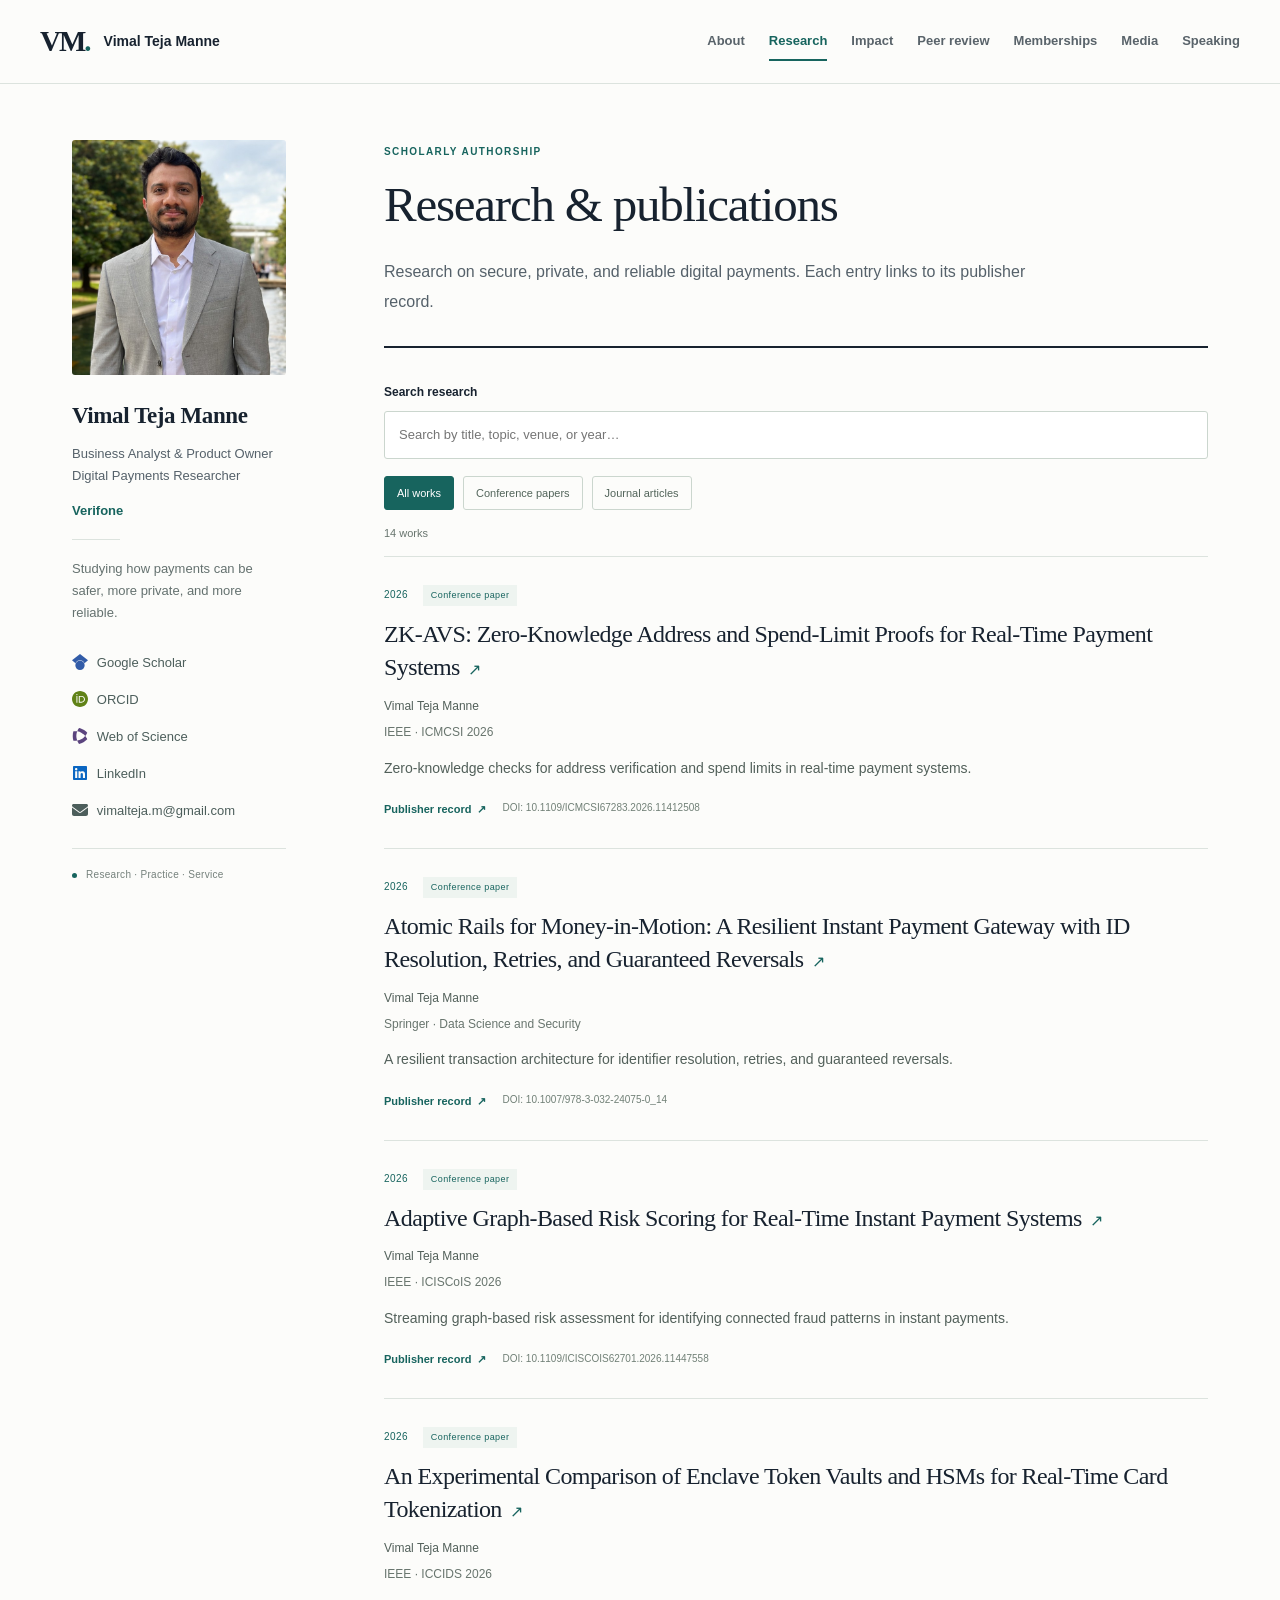
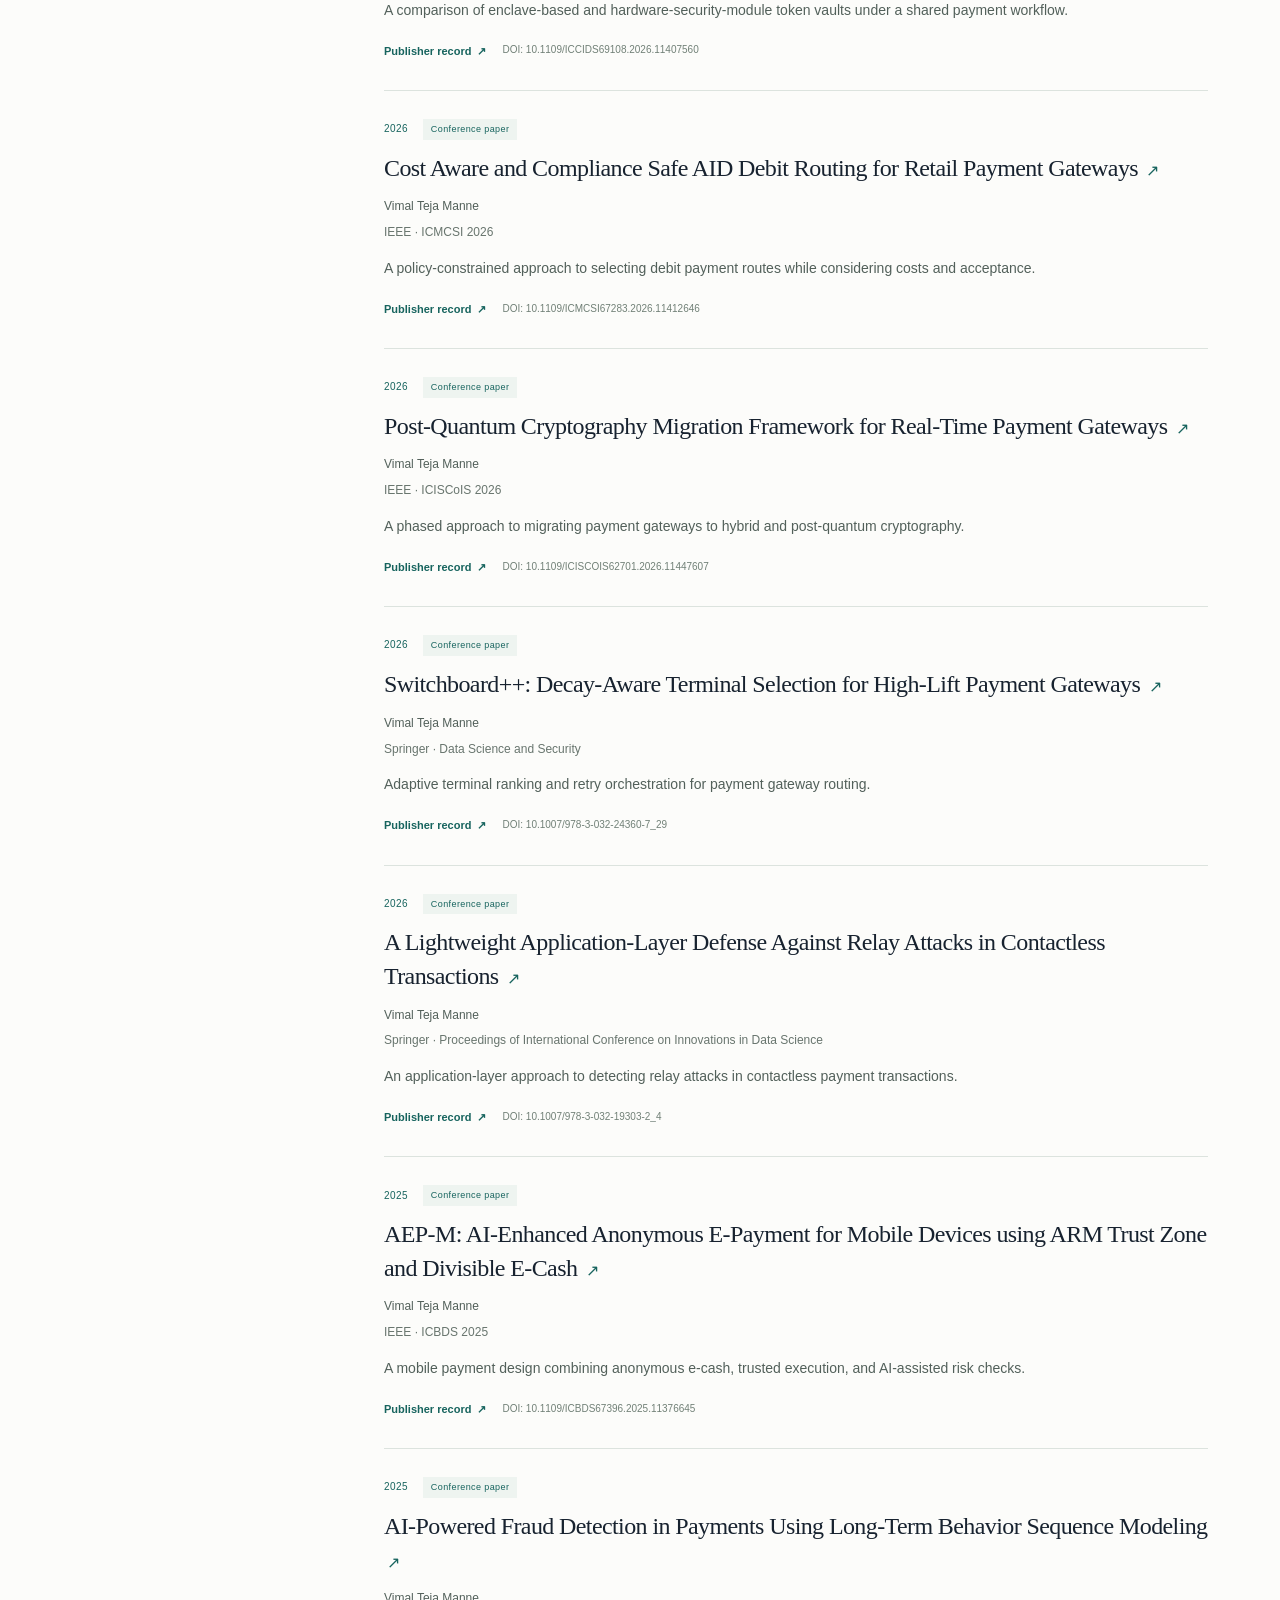
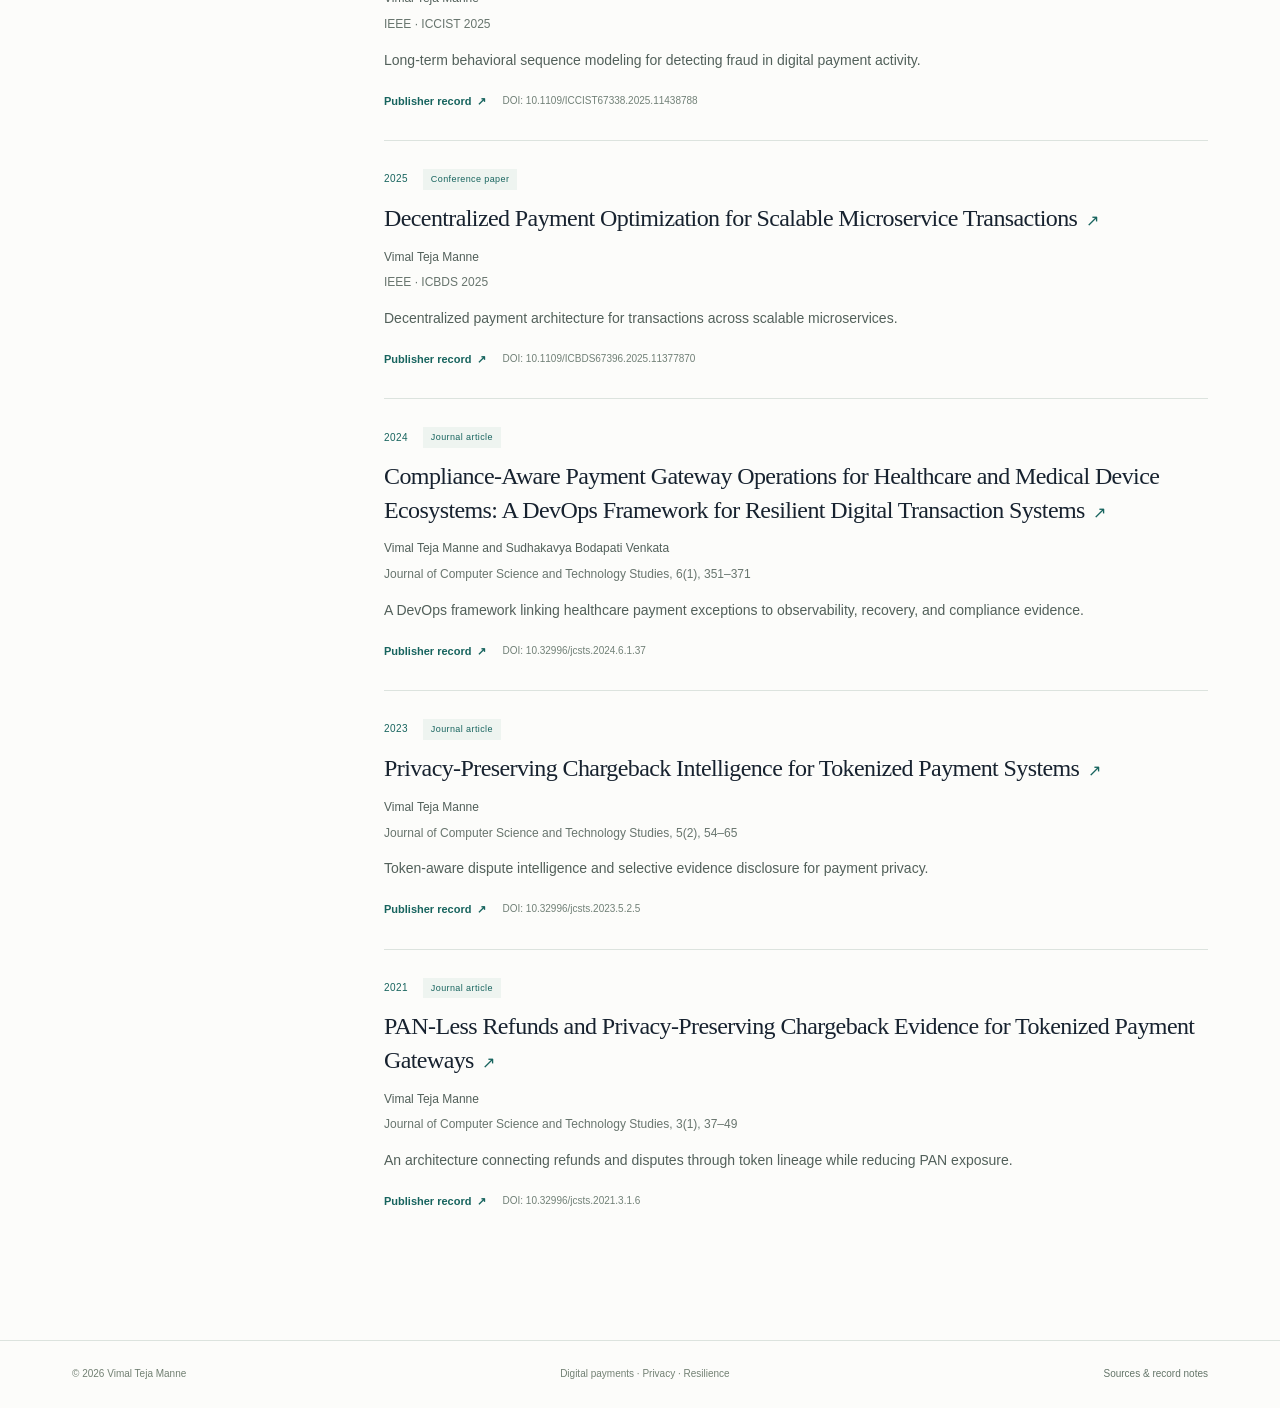
<file: publications.html>
<!doctype html><html lang="en"><head><meta charset="utf-8"><meta name="viewport" content="width=device-width,initial-scale=1"><title>Research &amp; publications | Vimal Teja Manne</title><meta name="description" content="Vimal Teja Manne's professional and scholarly portfolio: digital payments, fraud detection, privacy, resilient systems, and academic service."><meta property="og:title" content="Research &amp; publications | Vimal Teja Manne"><meta property="og:description" content="Digital payments research and practice, with publications, professional service, and speaking."><meta property="og:type" content="website"><link rel="icon" href="./favicon.svg" type="image/svg+xml"><link rel="stylesheet" href="./style.css"><script src="./site.js" defer></script><link rel="canonical" href="https://vimaltejam-prog.github.io/publications.html"><meta property="og:url" content="https://vimaltejam-prog.github.io/publications.html"><meta property="og:image" content="https://vimaltejam-prog.github.io/vimal-teja-manne.jpg"><link rel="stylesheet" href="./profile-links.css"></head><body><a class="skip" href="#main">Skip to content</a><header class="masthead"><div class="masthead-inner"><a class="brand" href="./index.html"><span class="monogram">VM<span>.</span></span><span>Vimal Teja Manne</span></a><button class="menu-toggle" aria-expanded="false" aria-controls="main-nav">Menu <span aria-hidden="true">☰</span></button><nav id="main-nav" aria-label="Main navigation"><a href="./index.html" >About</a><a href="./publications.html" aria-current="page">Research</a><a href="./citation-impact.html" >Impact</a><a href="./peer-review.html" >Peer review</a><a href="./memberships.html" >Memberships</a><a href="./media.html" >Media</a><a href="./speaking.html" >Speaking</a></nav></div></header><div class="site-layout"><aside class="profile" aria-label="Profile"><img src="./vimal-teja-manne.jpg" width="240" height="240" alt="Vimal Teja Manne" fetchpriority="high"><a class="profile-name" href="./index.html">Vimal Teja Manne</a><p class="profile-role">Business Analyst &amp; Product Owner<br>Digital Payments Researcher</p><p class="affiliation">Verifone</p><div class="profile-rule"></div><p class="profile-bio">Studying how payments can be safer, more private, and more reliable.</p><ul class="profile-links" aria-label="Profiles and contact"><li><a href="https://scholar.google.com/citations?user=UysVplUAAAAJ&amp;hl=en" target="_blank" rel="noopener noreferrer"><img src="./profile-googlescholar.svg" width="16" height="16" alt=""><span class="profile-link-label">Google Scholar</span></a></li><li><a href="https://orcid.org/0009-0005-9759-9885" target="_blank" rel="noopener noreferrer"><img src="./profile-orcid.svg" width="16" height="16" alt=""><span class="profile-link-label">ORCID</span></a></li><li><a href="https://www.webofscience.com/wos/author/record/PQA-8836-2026" target="_blank" rel="noopener noreferrer"><img src="./profile-webofscience.svg" width="16" height="16" alt=""><span class="profile-link-label">Web of Science</span></a></li><li><a href="https://www.linkedin.com/in/mv9t9/" target="_blank" rel="noopener noreferrer"><img src="./profile-linkedin.svg" width="16" height="16" alt=""><span class="profile-link-label">LinkedIn</span></a></li><li><a href="mailto:vimalteja.m@gmail.com"><img src="./profile-email.svg" width="16" height="16" alt=""><span class="profile-link-label">vimalteja.m@gmail.com</span></a></li></ul><div class="sidebar-note"><span class="dot"></span> Research · Practice · Service</div></aside><main id="main" tabindex="-1"><header class="page-heading"><p class="eyebrow">Scholarly authorship</p><h1>Research &amp; publications</h1><p class="intro">Research on secure, private, and reliable digital payments. Each entry links to its publisher record.</p></header><div class="research-toolbar"><label class="search-label" for="publication-search">Search research</label><input id="publication-search" type="search" placeholder="Search by title, topic, venue, or year…" autocomplete="off"><div class="filters" role="group" aria-label="Publication type"><button class="active" data-filter="all" aria-pressed="true">All works</button><button data-filter="Conference paper" aria-pressed="false">Conference papers</button><button data-filter="Journal article" aria-pressed="false">Journal articles</button></div><p id="results-count" role="status" aria-live="polite">14 works</p></div><div id="publications"><article class="publication" data-type="Conference paper" data-search="zk-avs: zero-knowledge address and spend-limit proofs for real-time payment systems ieee · icmcsi 2026 2026"><div class="pub-meta"><span>2026</span><span class="type-tag">Conference paper</span></div><h2><a class="" href="https://doi.org/10.1109/ICMCSI67283.2026.11412508" target="_blank" rel="noopener noreferrer">ZK-AVS: Zero-Knowledge Address and Spend-Limit Proofs for Real-Time Payment Systems <span aria-hidden="true">↗</span></a></h2><p class="authors">Vimal Teja Manne</p><p class="venue">IEEE · ICMCSI 2026</p><p class="pub-summary">Zero-knowledge checks for address verification and spend limits in real-time payment systems.</p><div class="pub-links"><a class="" href="https://doi.org/10.1109/ICMCSI67283.2026.11412508" target="_blank" rel="noopener noreferrer">Publisher record <span aria-hidden="true">↗</span></a><span class="doi">DOI: 10.1109/ICMCSI67283.2026.11412508</span></div></article><article class="publication" data-type="Conference paper" data-search="atomic rails for money-in-motion: a resilient instant payment gateway with id resolution, retries, and guaranteed reversals springer · data science and security 2026"><div class="pub-meta"><span>2026</span><span class="type-tag">Conference paper</span></div><h2><a class="" href="https://doi.org/10.1007/978-3-032-24075-0_14" target="_blank" rel="noopener noreferrer">Atomic Rails for Money-in-Motion: A Resilient Instant Payment Gateway with ID Resolution, Retries, and Guaranteed Reversals <span aria-hidden="true">↗</span></a></h2><p class="authors">Vimal Teja Manne</p><p class="venue">Springer · Data Science and Security</p><p class="pub-summary">A resilient transaction architecture for identifier resolution, retries, and guaranteed reversals.</p><div class="pub-links"><a class="" href="https://doi.org/10.1007/978-3-032-24075-0_14" target="_blank" rel="noopener noreferrer">Publisher record <span aria-hidden="true">↗</span></a><span class="doi">DOI: 10.1007/978-3-032-24075-0_14</span></div></article><article class="publication" data-type="Conference paper" data-search="adaptive graph-based risk scoring for real-time instant payment systems ieee · iciscois 2026 2026"><div class="pub-meta"><span>2026</span><span class="type-tag">Conference paper</span></div><h2><a class="" href="https://doi.org/10.1109/ICISCOIS62701.2026.11447558" target="_blank" rel="noopener noreferrer">Adaptive Graph-Based Risk Scoring for Real-Time Instant Payment Systems <span aria-hidden="true">↗</span></a></h2><p class="authors">Vimal Teja Manne</p><p class="venue">IEEE · ICISCoIS 2026</p><p class="pub-summary">Streaming graph-based risk assessment for identifying connected fraud patterns in instant payments.</p><div class="pub-links"><a class="" href="https://doi.org/10.1109/ICISCOIS62701.2026.11447558" target="_blank" rel="noopener noreferrer">Publisher record <span aria-hidden="true">↗</span></a><span class="doi">DOI: 10.1109/ICISCOIS62701.2026.11447558</span></div></article><article class="publication" data-type="Conference paper" data-search="an experimental comparison of enclave token vaults and hsms for real-time card tokenization ieee · iccids 2026 2026"><div class="pub-meta"><span>2026</span><span class="type-tag">Conference paper</span></div><h2><a class="" href="https://doi.org/10.1109/ICCIDS69108.2026.11407560" target="_blank" rel="noopener noreferrer">An Experimental Comparison of Enclave Token Vaults and HSMs for Real-Time Card Tokenization <span aria-hidden="true">↗</span></a></h2><p class="authors">Vimal Teja Manne</p><p class="venue">IEEE · ICCIDS 2026</p><p class="pub-summary">A comparison of enclave-based and hardware-security-module token vaults under a shared payment workflow.</p><div class="pub-links"><a class="" href="https://doi.org/10.1109/ICCIDS69108.2026.11407560" target="_blank" rel="noopener noreferrer">Publisher record <span aria-hidden="true">↗</span></a><span class="doi">DOI: 10.1109/ICCIDS69108.2026.11407560</span></div></article><article class="publication" data-type="Conference paper" data-search="cost aware and compliance safe aid debit routing for retail payment gateways ieee · icmcsi 2026 2026"><div class="pub-meta"><span>2026</span><span class="type-tag">Conference paper</span></div><h2><a class="" href="https://doi.org/10.1109/ICMCSI67283.2026.11412646" target="_blank" rel="noopener noreferrer">Cost Aware and Compliance Safe AID Debit Routing for Retail Payment Gateways <span aria-hidden="true">↗</span></a></h2><p class="authors">Vimal Teja Manne</p><p class="venue">IEEE · ICMCSI 2026</p><p class="pub-summary">A policy-constrained approach to selecting debit payment routes while considering costs and acceptance.</p><div class="pub-links"><a class="" href="https://doi.org/10.1109/ICMCSI67283.2026.11412646" target="_blank" rel="noopener noreferrer">Publisher record <span aria-hidden="true">↗</span></a><span class="doi">DOI: 10.1109/ICMCSI67283.2026.11412646</span></div></article><article class="publication" data-type="Conference paper" data-search="post-quantum cryptography migration framework for real-time payment gateways ieee · iciscois 2026 2026"><div class="pub-meta"><span>2026</span><span class="type-tag">Conference paper</span></div><h2><a class="" href="https://doi.org/10.1109/ICISCOIS62701.2026.11447607" target="_blank" rel="noopener noreferrer">Post-Quantum Cryptography Migration Framework for Real-Time Payment Gateways <span aria-hidden="true">↗</span></a></h2><p class="authors">Vimal Teja Manne</p><p class="venue">IEEE · ICISCoIS 2026</p><p class="pub-summary">A phased approach to migrating payment gateways to hybrid and post-quantum cryptography.</p><div class="pub-links"><a class="" href="https://doi.org/10.1109/ICISCOIS62701.2026.11447607" target="_blank" rel="noopener noreferrer">Publisher record <span aria-hidden="true">↗</span></a><span class="doi">DOI: 10.1109/ICISCOIS62701.2026.11447607</span></div></article><article class="publication" data-type="Conference paper" data-search="switchboard++: decay-aware terminal selection for high-lift payment gateways springer · data science and security 2026"><div class="pub-meta"><span>2026</span><span class="type-tag">Conference paper</span></div><h2><a class="" href="https://doi.org/10.1007/978-3-032-24360-7_29" target="_blank" rel="noopener noreferrer">Switchboard++: Decay-Aware Terminal Selection for High-Lift Payment Gateways <span aria-hidden="true">↗</span></a></h2><p class="authors">Vimal Teja Manne</p><p class="venue">Springer · Data Science and Security</p><p class="pub-summary">Adaptive terminal ranking and retry orchestration for payment gateway routing.</p><div class="pub-links"><a class="" href="https://doi.org/10.1007/978-3-032-24360-7_29" target="_blank" rel="noopener noreferrer">Publisher record <span aria-hidden="true">↗</span></a><span class="doi">DOI: 10.1007/978-3-032-24360-7_29</span></div></article><article class="publication" data-type="Conference paper" data-search="a lightweight application-layer defense against relay attacks in contactless transactions springer · proceedings of international conference on innovations in data science 2026"><div class="pub-meta"><span>2026</span><span class="type-tag">Conference paper</span></div><h2><a class="" href="https://doi.org/10.1007/978-3-032-19303-2_4" target="_blank" rel="noopener noreferrer">A Lightweight Application-Layer Defense Against Relay Attacks in Contactless Transactions <span aria-hidden="true">↗</span></a></h2><p class="authors">Vimal Teja Manne</p><p class="venue">Springer · Proceedings of International Conference on Innovations in Data Science</p><p class="pub-summary">An application-layer approach to detecting relay attacks in contactless payment transactions.</p><div class="pub-links"><a class="" href="https://doi.org/10.1007/978-3-032-19303-2_4" target="_blank" rel="noopener noreferrer">Publisher record <span aria-hidden="true">↗</span></a><span class="doi">DOI: 10.1007/978-3-032-19303-2_4</span></div></article><article class="publication" data-type="Conference paper" data-search="aep-m: ai-enhanced anonymous e-payment for mobile devices using arm trust zone and divisible e-cash ieee · icbds 2025 2025"><div class="pub-meta"><span>2025</span><span class="type-tag">Conference paper</span></div><h2><a class="" href="https://doi.org/10.1109/ICBDS67396.2025.11376645" target="_blank" rel="noopener noreferrer">AEP-M: AI-Enhanced Anonymous E-Payment for Mobile Devices using ARM Trust Zone and Divisible E-Cash <span aria-hidden="true">↗</span></a></h2><p class="authors">Vimal Teja Manne</p><p class="venue">IEEE · ICBDS 2025</p><p class="pub-summary">A mobile payment design combining anonymous e-cash, trusted execution, and AI-assisted risk checks.</p><div class="pub-links"><a class="" href="https://doi.org/10.1109/ICBDS67396.2025.11376645" target="_blank" rel="noopener noreferrer">Publisher record <span aria-hidden="true">↗</span></a><span class="doi">DOI: 10.1109/ICBDS67396.2025.11376645</span></div></article><article class="publication" data-type="Conference paper" data-search="ai-powered fraud detection in payments using long-term behavior sequence modeling ieee · iccist 2025 2025"><div class="pub-meta"><span>2025</span><span class="type-tag">Conference paper</span></div><h2><a class="" href="https://doi.org/10.1109/ICCIST67338.2025.11438788" target="_blank" rel="noopener noreferrer">AI-Powered Fraud Detection in Payments Using Long-Term Behavior Sequence Modeling <span aria-hidden="true">↗</span></a></h2><p class="authors">Vimal Teja Manne</p><p class="venue">IEEE · ICCIST 2025</p><p class="pub-summary">Long-term behavioral sequence modeling for detecting fraud in digital payment activity.</p><div class="pub-links"><a class="" href="https://doi.org/10.1109/ICCIST67338.2025.11438788" target="_blank" rel="noopener noreferrer">Publisher record <span aria-hidden="true">↗</span></a><span class="doi">DOI: 10.1109/ICCIST67338.2025.11438788</span></div></article><article class="publication" data-type="Conference paper" data-search="decentralized payment optimization for scalable microservice transactions ieee · icbds 2025 2025"><div class="pub-meta"><span>2025</span><span class="type-tag">Conference paper</span></div><h2><a class="" href="https://doi.org/10.1109/ICBDS67396.2025.11377870" target="_blank" rel="noopener noreferrer">Decentralized Payment Optimization for Scalable Microservice Transactions <span aria-hidden="true">↗</span></a></h2><p class="authors">Vimal Teja Manne</p><p class="venue">IEEE · ICBDS 2025</p><p class="pub-summary">Decentralized payment architecture for transactions across scalable microservices.</p><div class="pub-links"><a class="" href="https://doi.org/10.1109/ICBDS67396.2025.11377870" target="_blank" rel="noopener noreferrer">Publisher record <span aria-hidden="true">↗</span></a><span class="doi">DOI: 10.1109/ICBDS67396.2025.11377870</span></div></article><article class="publication" data-type="Journal article" data-search="compliance-aware payment gateway operations for healthcare and medical device ecosystems: a devops framework for resilient digital transaction systems journal of computer science and technology studies, 6(1), 351–371 2024"><div class="pub-meta"><span>2024</span><span class="type-tag">Journal article</span></div><h2><a class="" href="https://doi.org/10.32996/jcsts.2024.6.1.37" target="_blank" rel="noopener noreferrer">Compliance-Aware Payment Gateway Operations for Healthcare and Medical Device Ecosystems: A DevOps Framework for Resilient Digital Transaction Systems <span aria-hidden="true">↗</span></a></h2><p class="authors">Vimal Teja Manne and Sudhakavya Bodapati Venkata</p><p class="venue">Journal of Computer Science and Technology Studies, 6(1), 351–371</p><p class="pub-summary">A DevOps framework linking healthcare payment exceptions to observability, recovery, and compliance evidence.</p><div class="pub-links"><a class="" href="https://doi.org/10.32996/jcsts.2024.6.1.37" target="_blank" rel="noopener noreferrer">Publisher record <span aria-hidden="true">↗</span></a><span class="doi">DOI: 10.32996/jcsts.2024.6.1.37</span></div></article><article class="publication" data-type="Journal article" data-search="privacy-preserving chargeback intelligence for tokenized payment systems journal of computer science and technology studies, 5(2), 54–65 2023"><div class="pub-meta"><span>2023</span><span class="type-tag">Journal article</span></div><h2><a class="" href="https://doi.org/10.32996/jcsts.2023.5.2.5" target="_blank" rel="noopener noreferrer">Privacy-Preserving Chargeback Intelligence for Tokenized Payment Systems <span aria-hidden="true">↗</span></a></h2><p class="authors">Vimal Teja Manne</p><p class="venue">Journal of Computer Science and Technology Studies, 5(2), 54–65</p><p class="pub-summary">Token-aware dispute intelligence and selective evidence disclosure for payment privacy.</p><div class="pub-links"><a class="" href="https://doi.org/10.32996/jcsts.2023.5.2.5" target="_blank" rel="noopener noreferrer">Publisher record <span aria-hidden="true">↗</span></a><span class="doi">DOI: 10.32996/jcsts.2023.5.2.5</span></div></article><article class="publication" data-type="Journal article" data-search="pan-less refunds and privacy-preserving chargeback evidence for tokenized payment gateways journal of computer science and technology studies, 3(1), 37–49 2021"><div class="pub-meta"><span>2021</span><span class="type-tag">Journal article</span></div><h2><a class="" href="https://doi.org/10.32996/jcsts.2021.3.1.6" target="_blank" rel="noopener noreferrer">PAN-Less Refunds and Privacy-Preserving Chargeback Evidence for Tokenized Payment Gateways <span aria-hidden="true">↗</span></a></h2><p class="authors">Vimal Teja Manne</p><p class="venue">Journal of Computer Science and Technology Studies, 3(1), 37–49</p><p class="pub-summary">An architecture connecting refunds and disputes through token lineage while reducing PAN exposure.</p><div class="pub-links"><a class="" href="https://doi.org/10.32996/jcsts.2021.3.1.6" target="_blank" rel="noopener noreferrer">Publisher record <span aria-hidden="true">↗</span></a><span class="doi">DOI: 10.32996/jcsts.2021.3.1.6</span></div></article></div><p id="no-results" hidden>No publications match your search. Try a different title or topic.</p></main></div><footer><div><span>© 2026 Vimal Teja Manne</span><span>Digital payments · Privacy · Resilience</span><a href="./sources.html">Sources &amp; record notes</a></div></footer></body></html>
</file>
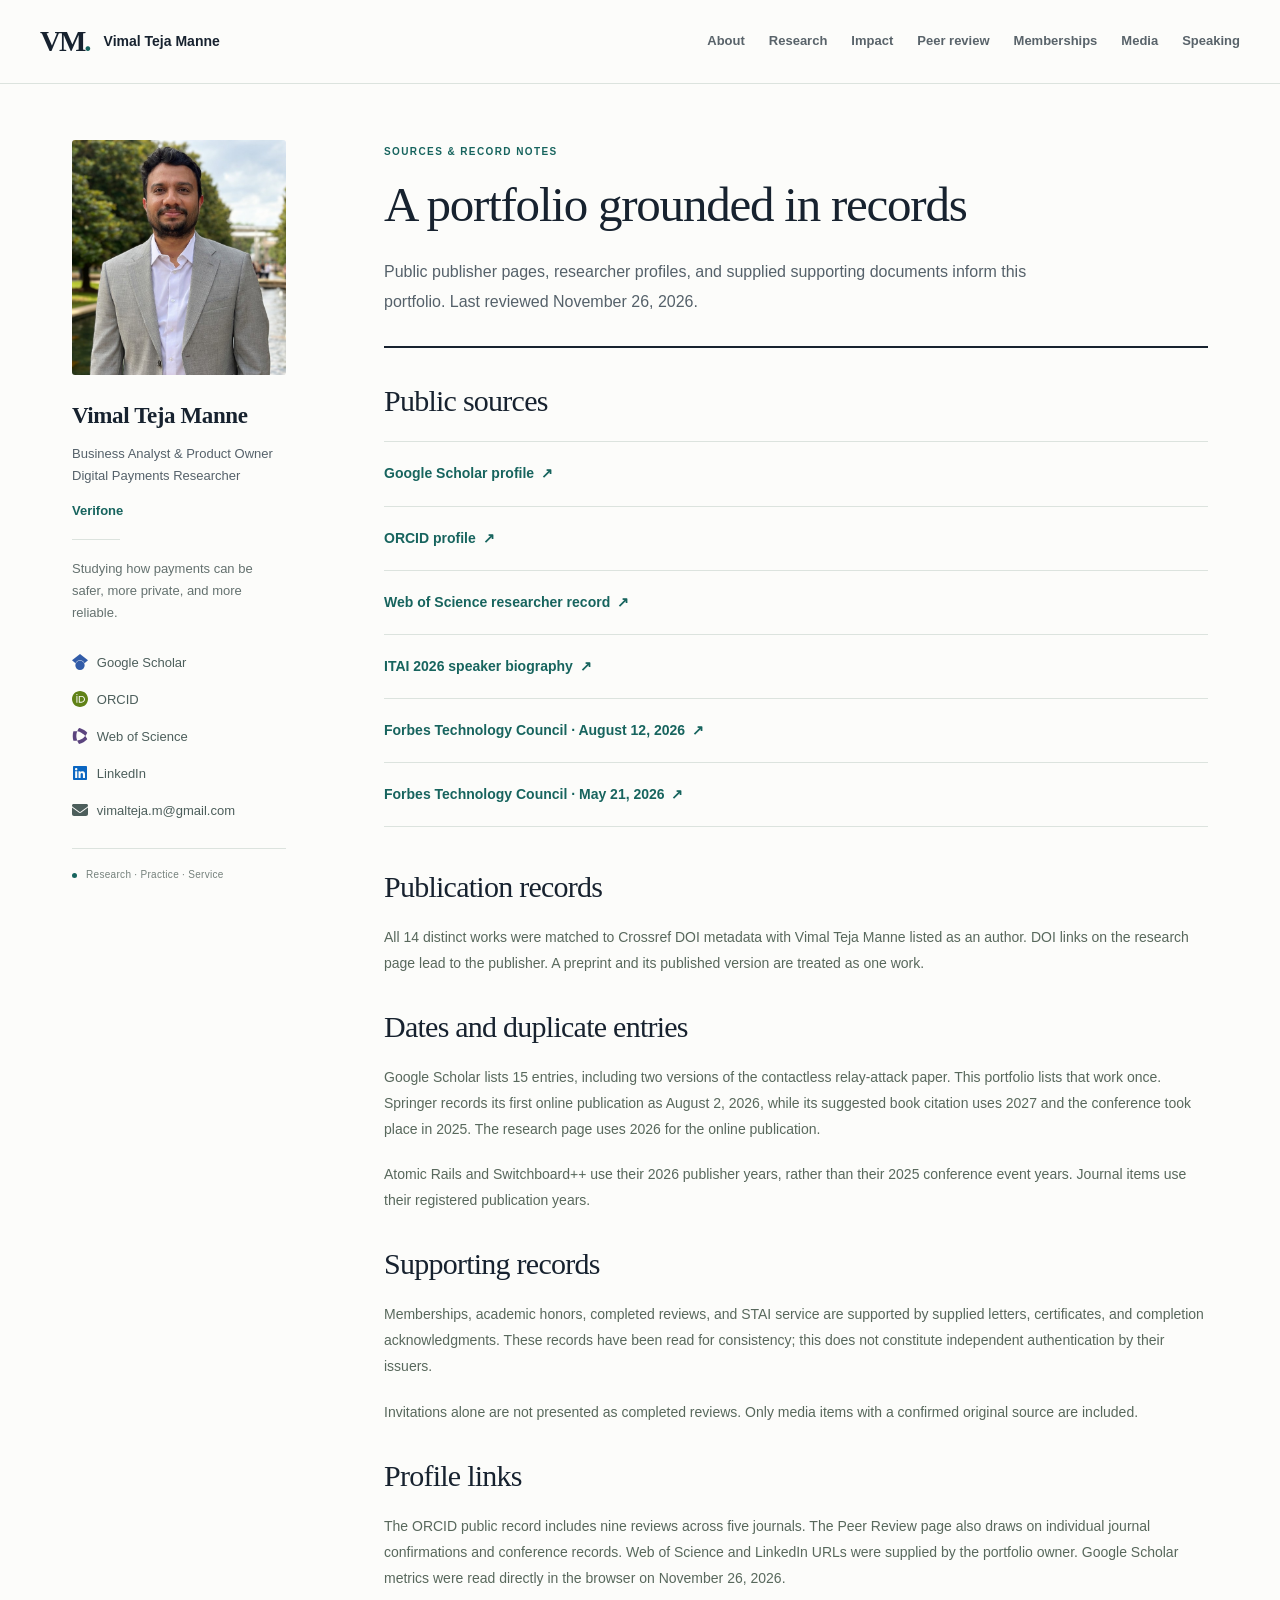
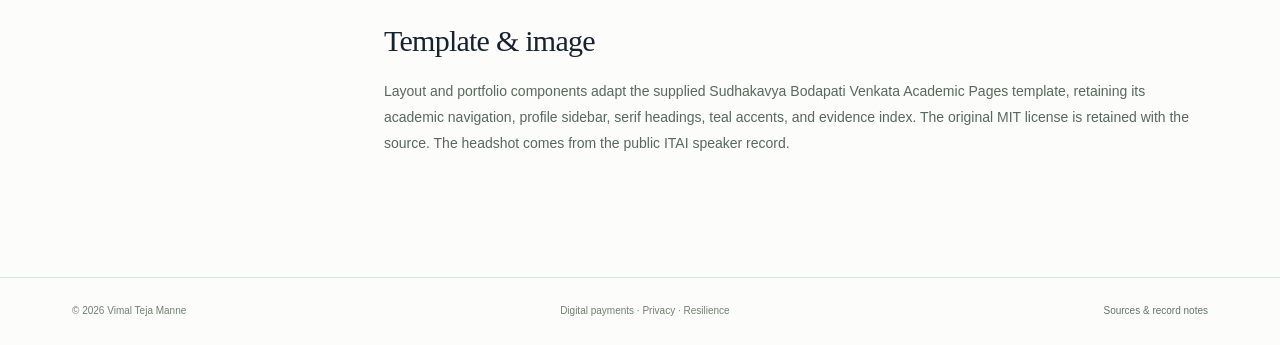
<file: sources.html>
<!doctype html><html lang="en"><head><meta charset="utf-8"><meta name="viewport" content="width=device-width,initial-scale=1"><title>Sources &amp; record notes | Vimal Teja Manne</title><meta name="description" content="Vimal Teja Manne's professional and scholarly portfolio: digital payments, fraud detection, privacy, resilient systems, and academic service."><meta property="og:title" content="Sources &amp; record notes | Vimal Teja Manne"><meta property="og:description" content="Digital payments research and practice, with publications, professional service, and speaking."><meta property="og:type" content="website"><link rel="icon" href="./favicon.svg" type="image/svg+xml"><link rel="stylesheet" href="./style.css"><script src="./site.js" defer></script><link rel="canonical" href="https://vimaltejam-prog.github.io/sources.html"><meta property="og:url" content="https://vimaltejam-prog.github.io/sources.html"><meta property="og:image" content="https://vimaltejam-prog.github.io/vimal-teja-manne.jpg"><link rel="stylesheet" href="./profile-links.css"></head><body><a class="skip" href="#main">Skip to content</a><header class="masthead"><div class="masthead-inner"><a class="brand" href="./index.html"><span class="monogram">VM<span>.</span></span><span>Vimal Teja Manne</span></a><button class="menu-toggle" aria-expanded="false" aria-controls="main-nav">Menu <span aria-hidden="true">☰</span></button><nav id="main-nav" aria-label="Main navigation"><a href="./index.html" >About</a><a href="./publications.html" >Research</a><a href="./citation-impact.html" >Impact</a><a href="./peer-review.html" >Peer review</a><a href="./memberships.html" >Memberships</a><a href="./media.html" >Media</a><a href="./speaking.html" >Speaking</a></nav></div></header><div class="site-layout"><aside class="profile" aria-label="Profile"><img src="./vimal-teja-manne.jpg" width="240" height="240" alt="Vimal Teja Manne" fetchpriority="high"><a class="profile-name" href="./index.html">Vimal Teja Manne</a><p class="profile-role">Business Analyst &amp; Product Owner<br>Digital Payments Researcher</p><p class="affiliation">Verifone</p><div class="profile-rule"></div><p class="profile-bio">Studying how payments can be safer, more private, and more reliable.</p><ul class="profile-links" aria-label="Profiles and contact"><li><a href="https://scholar.google.com/citations?user=UysVplUAAAAJ&amp;hl=en" target="_blank" rel="noopener noreferrer"><img src="./profile-googlescholar.svg" width="16" height="16" alt=""><span class="profile-link-label">Google Scholar</span></a></li><li><a href="https://orcid.org/0009-0005-9759-9885" target="_blank" rel="noopener noreferrer"><img src="./profile-orcid.svg" width="16" height="16" alt=""><span class="profile-link-label">ORCID</span></a></li><li><a href="https://www.webofscience.com/wos/author/record/PQA-8836-2026" target="_blank" rel="noopener noreferrer"><img src="./profile-webofscience.svg" width="16" height="16" alt=""><span class="profile-link-label">Web of Science</span></a></li><li><a href="https://www.linkedin.com/in/mv9t9/" target="_blank" rel="noopener noreferrer"><img src="./profile-linkedin.svg" width="16" height="16" alt=""><span class="profile-link-label">LinkedIn</span></a></li><li><a href="mailto:vimalteja.m@gmail.com"><img src="./profile-email.svg" width="16" height="16" alt=""><span class="profile-link-label">vimalteja.m@gmail.com</span></a></li></ul><div class="sidebar-note"><span class="dot"></span> Research · Practice · Service</div></aside><main id="main" tabindex="-1"><header class="page-heading"><p class="eyebrow">Sources & record notes</p><h1>A portfolio grounded in records</h1><p class="intro">Public publisher pages, researcher profiles, and supplied supporting documents inform this portfolio. Last reviewed November 26, 2026.</p></header><h2>Public sources</h2><div class="record-list"><div class="record"><a class="" href="https://scholar.google.com/citations?user=UysVplUAAAAJ&amp;hl=en" target="_blank" rel="noopener noreferrer">Google Scholar profile <span aria-hidden="true">↗</span></a></div><div class="record"><a class="" href="https://orcid.org/0009-0005-9759-9885" target="_blank" rel="noopener noreferrer">ORCID profile <span aria-hidden="true">↗</span></a></div><div class="record"><a class="" href="https://www.webofscience.com/wos/author/record/PQA-8836-2026" target="_blank" rel="noopener noreferrer">Web of Science researcher record <span aria-hidden="true">↗</span></a></div><div class="record"><a class="" href="https://www.scrs.in/conference/icitai2026/speaker/talk/22765" target="_blank" rel="noopener noreferrer">ITAI 2026 speaker biography <span aria-hidden="true">↗</span></a></div><div class="record"><a class="" href="https://www.forbes.com/councils/forbestechcouncil/2026/08/12/why-governance-must-evolve-from-compliance-to-continuous-intelligence/" target="_blank" rel="noopener noreferrer">Forbes Technology Council · August 12, 2026 <span aria-hidden="true">↗</span></a></div><div class="record"><a class="" href="https://www.forbes.com/councils/forbestechcouncil/2026/05/21/from-compliance-burden-to-competitive-advantage-rethinking-grc-in-the-tokenized-economy/" target="_blank" rel="noopener noreferrer">Forbes Technology Council · May 21, 2026 <span aria-hidden="true">↗</span></a></div></div><h2>Publication records</h2><p>All 14 distinct works were matched to Crossref DOI metadata with Vimal Teja Manne listed as an author. DOI links on the research page lead to the publisher. A preprint and its published version are treated as one work.</p><h2>Dates and duplicate entries</h2><p>Google Scholar lists 15 entries, including two versions of the contactless relay-attack paper. This portfolio lists that work once. Springer records its first online publication as August 2, 2026, while its suggested book citation uses 2027 and the conference took place in 2025. The research page uses 2026 for the online publication.</p><p>Atomic Rails and Switchboard++ use their 2026 publisher years, rather than their 2025 conference event years. Journal items use their registered publication years.</p><h2>Supporting records</h2><p>Memberships, academic honors, completed reviews, and STAI service are supported by supplied letters, certificates, and completion acknowledgments. These records have been read for consistency; this does not constitute independent authentication by their issuers.</p><p>Invitations alone are not presented as completed reviews. Only media items with a confirmed original source are included.</p><h2>Profile links</h2><p>The ORCID public record includes nine reviews across five journals. The Peer Review page also draws on individual journal confirmations and conference records. Web of Science and LinkedIn URLs were supplied by the portfolio owner. Google Scholar metrics were read directly in the browser on November 26, 2026.</p><h2>Template &amp; image</h2><p>Layout and portfolio components adapt the supplied Sudhakavya Bodapati Venkata Academic Pages template, retaining its academic navigation, profile sidebar, serif headings, teal accents, and evidence index. The original MIT license is retained with the source. The headshot comes from the public ITAI speaker record.</p></main></div><footer><div><span>© 2026 Vimal Teja Manne</span><span>Digital payments · Privacy · Resilience</span><a href="./sources.html">Sources &amp; record notes</a></div></footer></body></html>
</file>
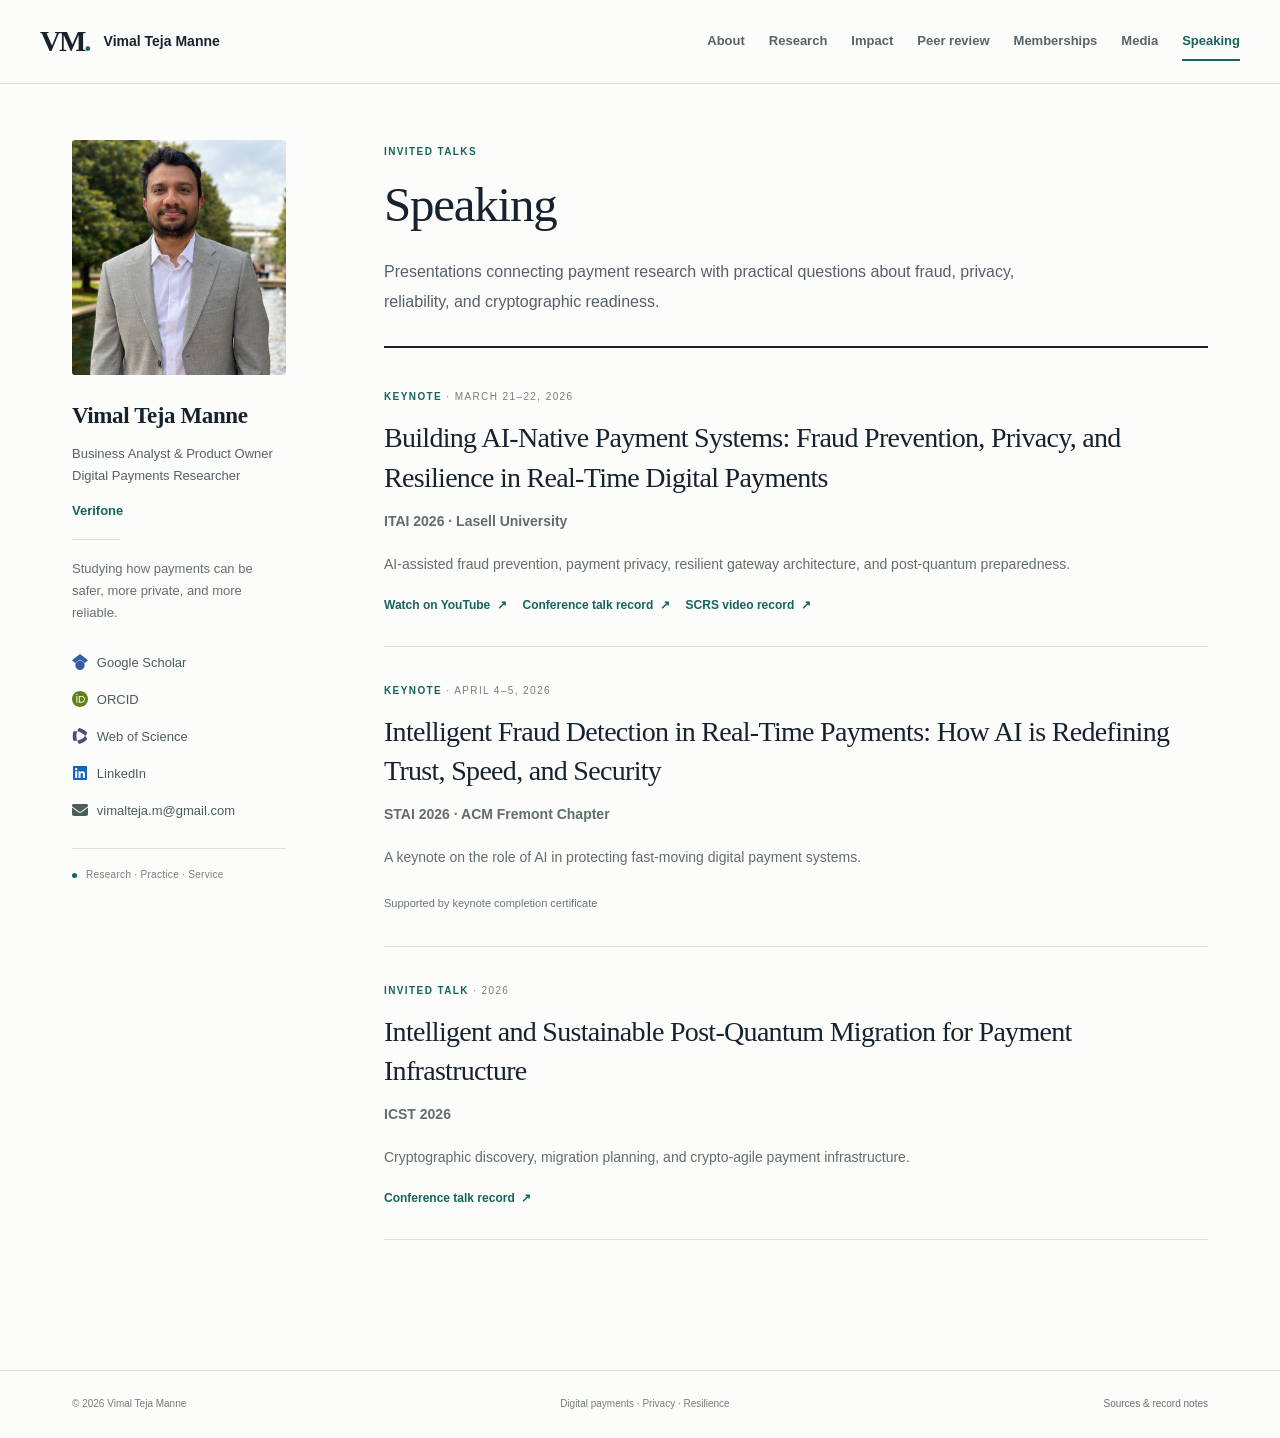
<file: speaking.html>
<!doctype html><html lang="en"><head><meta charset="utf-8"><meta name="viewport" content="width=device-width,initial-scale=1"><title>Speaking | Vimal Teja Manne</title><meta name="description" content="Vimal Teja Manne's professional and scholarly portfolio: digital payments, fraud detection, privacy, resilient systems, and academic service."><meta property="og:title" content="Speaking | Vimal Teja Manne"><meta property="og:description" content="Digital payments research and practice, with publications, professional service, and speaking."><meta property="og:type" content="website"><link rel="icon" href="./favicon.svg" type="image/svg+xml"><link rel="stylesheet" href="./style.css"><script src="./site.js" defer></script><link rel="canonical" href="https://vimaltejam-prog.github.io/speaking.html"><meta property="og:url" content="https://vimaltejam-prog.github.io/speaking.html"><meta property="og:image" content="https://vimaltejam-prog.github.io/vimal-teja-manne.jpg"><link rel="stylesheet" href="./profile-links.css"></head><body><a class="skip" href="#main">Skip to content</a><header class="masthead"><div class="masthead-inner"><a class="brand" href="./index.html"><span class="monogram">VM<span>.</span></span><span>Vimal Teja Manne</span></a><button class="menu-toggle" aria-expanded="false" aria-controls="main-nav">Menu <span aria-hidden="true">☰</span></button><nav id="main-nav" aria-label="Main navigation"><a href="./index.html" >About</a><a href="./publications.html" >Research</a><a href="./citation-impact.html" >Impact</a><a href="./peer-review.html" >Peer review</a><a href="./memberships.html" >Memberships</a><a href="./media.html" >Media</a><a href="./speaking.html" aria-current="page">Speaking</a></nav></div></header><div class="site-layout"><aside class="profile" aria-label="Profile"><img src="./vimal-teja-manne.jpg" width="240" height="240" alt="Vimal Teja Manne" fetchpriority="high"><a class="profile-name" href="./index.html">Vimal Teja Manne</a><p class="profile-role">Business Analyst &amp; Product Owner<br>Digital Payments Researcher</p><p class="affiliation">Verifone</p><div class="profile-rule"></div><p class="profile-bio">Studying how payments can be safer, more private, and more reliable.</p><ul class="profile-links" aria-label="Profiles and contact"><li><a href="https://scholar.google.com/citations?user=UysVplUAAAAJ&amp;hl=en" target="_blank" rel="noopener noreferrer"><img src="./profile-googlescholar.svg" width="16" height="16" alt=""><span class="profile-link-label">Google Scholar</span></a></li><li><a href="https://orcid.org/0009-0005-9759-9885" target="_blank" rel="noopener noreferrer"><img src="./profile-orcid.svg" width="16" height="16" alt=""><span class="profile-link-label">ORCID</span></a></li><li><a href="https://www.webofscience.com/wos/author/record/PQA-8836-2026" target="_blank" rel="noopener noreferrer"><img src="./profile-webofscience.svg" width="16" height="16" alt=""><span class="profile-link-label">Web of Science</span></a></li><li><a href="https://www.linkedin.com/in/mv9t9/" target="_blank" rel="noopener noreferrer"><img src="./profile-linkedin.svg" width="16" height="16" alt=""><span class="profile-link-label">LinkedIn</span></a></li><li><a href="mailto:vimalteja.m@gmail.com"><img src="./profile-email.svg" width="16" height="16" alt=""><span class="profile-link-label">vimalteja.m@gmail.com</span></a></li></ul><div class="sidebar-note"><span class="dot"></span> Research · Practice · Service</div></aside><main id="main" tabindex="-1"><header class="page-heading"><p class="eyebrow">Invited talks</p><h1>Speaking</h1><p class="intro">Presentations connecting payment research with practical questions about fraud, privacy, reliability, and cryptographic readiness.</p></header><article class="talk"><p class="eyebrow">KEYNOTE <span>· March 21–22, 2026</span></p><h2>Building AI-Native Payment Systems: Fraud Prevention, Privacy, and Resilience in Real-Time Digital Payments</h2><p class="talk-venue">ITAI 2026 · Lasell University</p><p>AI-assisted fraud prevention, payment privacy, resilient gateway architecture, and post-quantum preparedness.</p><div class="pub-links"><a class="text-link" href="https://www.youtube.com/watch?v=6uwZSJwNJAw" target="_blank" rel="noopener noreferrer">Watch on YouTube <span aria-hidden="true">↗</span></a><a class="text-link" href="https://www.scrs.in/conference/icitai2026/speaker/talk/22765" target="_blank" rel="noopener noreferrer">Conference talk record <span aria-hidden="true">↗</span></a><a class="text-link" href="https://scrs.in/video-details/34" target="_blank" rel="noopener noreferrer">SCRS video record <span aria-hidden="true">↗</span></a></div></article><article class="talk"><p class="eyebrow">KEYNOTE <span>· April 4–5, 2026</span></p><h2>Intelligent Fraud Detection in Real-Time Payments: How AI is Redefining Trust, Speed, and Security</h2><p class="talk-venue">STAI 2026 · ACM Fremont Chapter</p><p>A keynote on the role of AI in protecting fast-moving digital payment systems.</p><span class="small-source">Supported by keynote completion certificate</span></article><article class="talk"><p class="eyebrow">INVITED TALK <span>· 2026</span></p><h2>Intelligent and Sustainable Post-Quantum Migration for Payment Infrastructure</h2><p class="talk-venue">ICST 2026</p><p>Cryptographic discovery, migration planning, and crypto-agile payment infrastructure.</p><div class="pub-links"><a class="text-link" href="https://scrs.in/conference/icst2026/speaker/talk/23164" target="_blank" rel="noopener noreferrer">Conference talk record <span aria-hidden="true">↗</span></a></div></article></main></div><footer><div><span>© 2026 Vimal Teja Manne</span><span>Digital payments · Privacy · Resilience</span><a href="./sources.html">Sources &amp; record notes</a></div></footer></body></html>
</file>
<file: style.css>
/* Adapted from the supplied MIT-licensed Academic Pages portfolio. */

:root {
  --portfolio-ink: #17222f;
  --portfolio-accent: #0b6e69;
  --portfolio-accent-dark: #07504c;
  --portfolio-soft: #e9f5f2;
  --portfolio-line: rgba(23, 34, 47, 0.13);
}

.page__title { max-width: 15ch; line-height: 1.08; letter-spacing: -.035em; }
.page__content { color: var(--portfolio-ink); }
.page__content a { text-decoration-thickness: 1px; text-underline-offset: .18em; }
.page-intro { max-width: 720px; font-size: 1.18em !important; line-height: 1.7; color: var(--global-text-color-light); }

.portfolio-hero { padding: clamp(1.5rem, 5vw, 4.5rem) 0 2.5rem; border-bottom: 1px solid var(--portfolio-line); }
.portfolio-hero h1 { max-width: 11ch; margin: .25rem 0 1rem; font-size: clamp(2.6rem, 7vw, 5.5rem); line-height: .98; letter-spacing: -.055em; }
.eyebrow { margin: 0 !important; color: var(--portfolio-accent); font-size: .76rem !important; font-weight: 800; letter-spacing: .12em; text-transform: uppercase; }
.hero-copy { max-width: 680px; font-size: clamp(1.05rem, 2vw, 1.35rem) !important; line-height: 1.6; color: var(--global-text-color-light); }
.hero-actions { display: flex; flex-wrap: wrap; gap: .75rem; margin-top: 1.75rem; }
.button { display: inline-flex; align-items: center; justify-content: center; min-height: 46px; padding: .75rem 1.1rem; border: 1px solid var(--portfolio-accent); border-radius: 999px; font-weight: 750; text-decoration: none !important; transition: transform .18s ease, background .18s ease; }
.button:hover { transform: translateY(-2px); }
.button--primary { background: var(--portfolio-accent); color: #fff !important; }
.button--primary:hover { background: var(--portfolio-accent-dark); }
.button--secondary { color: var(--portfolio-accent) !important; }

.metric-grid { display: grid; grid-template-columns: repeat(4, 1fr); gap: 1px; margin: 0 0 3.5rem; background: var(--portfolio-line); border-bottom: 1px solid var(--portfolio-line); }
.metric-card { min-width: 0; padding: 1.35rem .75rem; background: var(--global-bg-color); text-decoration: none !important; }
.metric-card strong { display: block; color: var(--portfolio-accent); font-size: 1.8rem; line-height: 1; }
.metric-card span { display: block; margin-top: .55rem; color: var(--global-text-color-light); font-size: .75rem; }
.focus-grid { display: grid; grid-template-columns: repeat(3, 1fr); gap: 1rem; margin: 1.5rem 0 3.5rem; }
.focus-card { padding: 1.4rem; border: 1px solid var(--portfolio-line); border-radius: 14px; background: var(--global-bg-color); }
.focus-card h3 { margin: .7rem 0 .5rem; }
.focus-card p { margin: 0 !important; color: var(--global-text-color-light); font-size: .9rem !important; line-height: 1.6; }
.focus-number { color: var(--portfolio-accent); font-size: .75rem; font-weight: 800; letter-spacing: .1em; }
.recognition-list { margin: 1.5rem 0 3.5rem; border-top: 1px solid var(--portfolio-line); }
.recognition-list a { display: grid; grid-template-columns: 90px 1fr auto; gap: 1rem; align-items: center; padding: 1.1rem 0; border-bottom: 1px solid var(--portfolio-line); text-decoration: none !important; }
.recognition-list a > span:first-child { color: var(--portfolio-accent); font-size: .76rem; font-weight: 800; text-transform: uppercase; }
.tag-list { display: flex; flex-wrap: wrap; gap: .55rem; margin: 1.25rem 0 3.5rem; }
.tag-list span { padding: .48rem .72rem; border: 1px solid var(--portfolio-line); border-radius: 999px; font-size: .82rem; }
.service-metrics { margin-top: 2rem; }
.service-list { margin: 1.5rem 0 3.5rem; border-top: 1px solid var(--portfolio-line); }
.service-item { display: grid; grid-template-columns: 90px 1fr; gap: 1.25rem; padding: 1.35rem 0; border-bottom: 1px solid var(--portfolio-line); }
.service-year { color: var(--portfolio-accent); font-size: .84rem; font-weight: 850; }
.service-item h3 { margin: .3rem 0 .25rem; }
.service-item p:last-child { margin: 0; color: var(--global-text-color-light); font-size: .88rem; }
.evidence-card { margin: 1.2rem 0; padding: clamp(1.25rem, 3vw, 1.75rem); border: 1px solid var(--portfolio-line); border-radius: 14px; background: var(--global-bg-color); }
.evidence-card__header { display: flex; align-items: flex-start; justify-content: space-between; gap: 1.25rem; margin-bottom: 1rem; }
.evidence-card__header h3 { margin: .3rem 0 0; }
.evidence-card h4 { margin: 1.2rem 0 .5rem; }
.evidence-card > p { color: var(--global-text-color-light); }
.evidence-link { flex: 0 0 auto; color: var(--portfolio-accent); font-size: .78rem; font-weight: 800; text-decoration: none !important; }
.evidence-note { flex: 0 0 auto; color: var(--global-text-color-light); font-size: .75rem; font-weight: 700; }
.evidence-actions { display: grid; grid-template-columns: repeat(auto-fit, minmax(185px, 1fr)); gap: .65rem; margin: .8rem 0 1.2rem; }
.evidence-actions a { display: block; padding: .75rem .85rem; border: 1px solid var(--portfolio-line); border-radius: 8px; text-decoration: none !important; }
.evidence-actions a:hover { border-color: var(--portfolio-accent); }
.evidence-actions span { display: block; margin-bottom: .2rem; color: var(--portfolio-accent); font-size: .68rem; font-weight: 800; letter-spacing: .08em; text-transform: uppercase; }
.evidence-actions strong { display: block; color: var(--portfolio-ink); font-size: .82rem; line-height: 1.35; }
.review-paper-list { margin: .65rem 0 0; padding-left: 1.25rem; }
.review-paper-list li { margin: .48rem 0; line-height: 1.45; }
.linked-papers a, .review-paper-list a { color: var(--global-text-color); text-decoration-thickness: 1px; }
.evidence-disclosure { margin-top: 3rem; padding: 1.5rem; border-left: 4px solid var(--portfolio-accent); background: var(--portfolio-soft); color: #17222f; }
.evidence-disclosure h2 { margin-top: 0; border: 0; }
.evidence-disclosure p { margin-bottom: 0; }
.contact-band { display: flex; gap: 2rem; align-items: center; justify-content: space-between; margin-top: 3.5rem; padding: clamp(1.5rem, 4vw, 2.5rem); border-radius: 16px; background: var(--portfolio-soft); }
.contact-band h2 { max-width: 650px; margin: .35rem 0 0; padding: 0; border: 0; color: #17222f; font-size: clamp(1.35rem, 3vw, 2rem); }
.classic-profile { max-width: 780px; margin-bottom: 2.75rem; padding: 1.5rem 0 2rem; border-bottom: 2px solid var(--portfolio-ink); }
.classic-profile h1 { max-width: none; margin: .35rem 0 .45rem; font-family: Georgia, 'Times New Roman', serif; font-size: clamp(2.1rem, 5vw, 3.6rem); font-weight: 600; line-height: 1.08; letter-spacing: -.025em; }
.classic-profile__role { margin: 0 0 1.25rem !important; color: var(--portfolio-accent); font-size: .95rem !important; font-weight: 750; }
.classic-profile__summary { max-width: 730px; margin: 0 !important; color: var(--global-text-color-light); font-size: 1.04rem !important; line-height: 1.7; }
.credential-grid { display: grid; grid-template-columns: repeat(4, 1fr); gap: 1px; margin: 1.2rem 0 3rem; border: 1px solid var(--portfolio-line); background: var(--portfolio-line); }
.credential-grid a { padding: 1.1rem; background: var(--global-bg-color); text-decoration: none !important; }
.credential-grid strong { display: block; color: var(--portfolio-ink); font-family: Georgia, 'Times New Roman', serif; font-size: 1.7rem; }
.credential-grid span { display: block; margin-top: .35rem; color: var(--global-text-color-light); font-size: .72rem; line-height: 1.35; }
.evidence-index { margin: 1.25rem 0 3rem; border-top: 1px solid var(--portfolio-line); }
.evidence-index a { display: grid; grid-template-columns: 145px 1fr 90px; gap: 1rem; padding: 1.05rem 0; border-bottom: 1px solid var(--portfolio-line); text-decoration: none !important; }
.evidence-index a > span:first-child { color: var(--portfolio-accent); font-size: .75rem; font-weight: 800; text-transform: uppercase; }
.evidence-index a > span:last-child { text-align: right; color: var(--global-text-color-light); font-size: .72rem; }
.qualification-list { margin: 1.25rem 0 3rem; border-top: 1px solid var(--portfolio-line); }
.qualification-list div { display: grid; grid-template-columns: 120px 1fr; gap: 1.25rem; padding: 1rem 0; border-bottom: 1px solid var(--portfolio-line); }
.qualification-list dt { color: var(--portfolio-accent); font-size: .76rem; font-weight: 800; text-transform: uppercase; }
.qualification-list dd { margin: 0; line-height: 1.55; }
.professional-links { display: flex; flex-wrap: wrap; gap: .45rem .7rem; }
.documentation-statement { margin-top: 2.5rem !important; padding: 1rem 1.15rem; border-left: 3px solid var(--portfolio-accent); background: var(--portfolio-soft); color: #17222f; font-size: .84rem !important; }

@media (max-width: 760px) {
  .metric-grid { grid-template-columns: repeat(2, 1fr); }
  .focus-grid { grid-template-columns: 1fr; }
  .recognition-list a { grid-template-columns: 70px 1fr auto; gap: .65rem; }
  .service-item { grid-template-columns: 58px 1fr; gap: .8rem; }
  .evidence-card__header { flex-direction: column; gap: .65rem; }
  .contact-band { align-items: flex-start; flex-direction: column; }
  .credential-grid { grid-template-columns: repeat(2, 1fr); }
  .evidence-index a { grid-template-columns: 1fr; gap: .35rem; }
  .evidence-index a > span:last-child { text-align: left; }
  .qualification-list div { grid-template-columns: 1fr; gap: .3rem; }
}
/* Portable layout and responsive typography. */
:root{--global-bg-color:#fcfcfa;--global-text-color:#17222f;--global-text-color-light:#55616a;--portfolio-accent:#17645e;--portfolio-accent-dark:#104b47;--portfolio-line:#dce3de;--portfolio-soft:#eef4f0;color-scheme:light}
*{box-sizing:border-box}html{scroll-behavior:smooth}body{margin:0;background:var(--global-bg-color);color:var(--portfolio-ink);font:16px/1.65 -apple-system,BlinkMacSystemFont,"Segoe UI",sans-serif}a{color:var(--portfolio-accent);text-underline-offset:4px}a:hover{color:var(--portfolio-accent-dark)}button,input{font:inherit}button,a,input{ -webkit-tap-highlight-color:transparent}a:focus-visible,button:focus-visible,input:focus-visible{outline:3px solid #bb7b30;outline-offset:5px}h1,h2,h3,p{margin-top:0}h1,h2{font-family:Georgia,"Times New Roman",serif;font-weight:500;letter-spacing:-.025em;line-height:1.2}h2{font-size:30px;margin-bottom:20px}h3{font-size:17px;line-height:1.4}p{margin-bottom:20px}a span[aria-hidden]{display:inline-block;margin-left:3px}main{min-width:0}main:focus{outline:0}.skip{position:fixed;left:12px;top:-80px;z-index:20;padding:10px;background:white}.skip:focus{top:12px}.masthead{border-bottom:1px solid var(--portfolio-line);background:#fcfcfa}.masthead-inner{max-width:1280px;margin:auto;padding:22px 40px;display:flex;align-items:center;justify-content:space-between;gap:25px}.brand{display:flex;align-items:center;gap:14px;text-decoration:none;color:var(--portfolio-ink);font-size:14px;font-weight:650;white-space:nowrap}.monogram{font:600 29px/1 Georgia,serif;letter-spacing:-2px}.monogram span{color:var(--portfolio-accent)}nav{display:flex;gap:24px}nav a{padding:8px 0;color:#59636a;text-decoration:none;font-size:13px;font-weight:550;border-bottom:2px solid transparent}nav a:hover,nav a[aria-current]{color:var(--portfolio-accent);border-color:var(--portfolio-accent)}.menu-toggle{display:none}.site-layout{display:grid;grid-template-columns:240px minmax(0,1fr);gap:72px;max-width:1200px;margin:0 auto;padding:56px 32px 100px}.profile{align-self:start;position:sticky;top:32px}.profile>img{display:block;width:214px;height:235px;object-fit:cover;object-position:50% 30%;border-radius:3px;margin-bottom:22px}.profile-name{display:block;font-family:Georgia,serif;font-size:23px;font-weight:600;color:var(--portfolio-ink);text-decoration:none;letter-spacing:-.4px}.profile-role{font-size:13px;line-height:1.7;color:#55616a;margin:8px 0 12px}.affiliation{font-size:13px;color:var(--portfolio-accent);font-weight:650;margin:0 0 18px}.profile-rule{height:1px;background:var(--portfolio-line);width:48px;margin-bottom:18px}.profile-bio{font-size:13px;color:#64716f;max-width:205px;line-height:1.7}.profile-links{list-style:none;padding:0;margin:22px 0}.profile-links li{margin:9px 0;font-size:13px}.profile-links a{text-decoration:none;color:#4c5e5b;display:flex;justify-content:space-between;max-width:187px}.profile-links a:hover{color:var(--portfolio-accent);text-decoration:underline}.sidebar-note{font-size:10px;letter-spacing:.03em;color:#75817c;border-top:1px solid var(--portfolio-line);padding-top:18px;max-width:214px}.dot{display:inline-block;width:5px;height:5px;background:var(--portfolio-accent);border-radius:50%;margin-right:6px}.classic-profile{padding:3px 0 36px;margin-bottom:28px;max-width:none}.classic-profile h1{font-size:58px;line-height:1.1;margin:17px 0 14px;font-weight:500}.classic-profile__role{font-size:14px!important;line-height:1.65;font-weight:600;margin-bottom:22px!important}.classic-profile__summary{font-size:17px!important;line-height:1.85;max-width:690px}.eyebrow{font-size:10px!important;letter-spacing:.14em;line-height:1.7;font-weight:700;color:var(--portfolio-accent)}.hero-actions{margin-top:26px;gap:25px;align-items:center}.button{border-radius:3px;padding:10px 17px;font-size:12px;min-height:42px;gap:12px}.primary{background:var(--portfolio-accent);color:#fff}.primary:hover{background:var(--portfolio-accent-dark);color:white}.text-link{font-size:12px;font-weight:650;text-decoration:none}.text-link:hover{text-decoration:underline}.credential-grid{border:none;border-top:1px solid var(--portfolio-line);border-bottom:1px solid var(--portfolio-line);margin:0 0 52px;gap:0;background:transparent}.credential-grid a{padding:21px 16px 22px;border-right:1px solid var(--portfolio-line);background:transparent}.credential-grid a:first-child{padding-left:0}.credential-grid a:last-child{border:0}.credential-grid strong{font-size:30px;font-weight:500;color:var(--portfolio-accent);white-space:nowrap}.credential-grid span{font-size:10px;line-height:1.7;margin-top:7px}.about-section{margin-bottom:52px}.about-section h2{margin:14px 0 22px;font-size:34px}.about-section>p:not(.eyebrow):not(.small-source){font-size:15px;line-height:1.85;color:#55616a}.small-source{font-size:11px;color:#6a7771;line-height:1.8}.small-source a{font-size:11px;text-decoration:none}.section-heading h2{font-size:28px;margin-top:12px}.evidence-index{margin-top:24px;margin-bottom:50px}.evidence-index a{grid-template-columns:34px 1fr 25px;gap:15px;padding:20px 0;align-items:start}.evidence-index a>span:first-child{font-size:11px;font-weight:500;letter-spacing:.06em;padding-top:2px}.evidence-index a h3{font-family:Georgia,serif;font-weight:500;font-size:21px;margin:0 0 6px;color:var(--portfolio-ink)}.evidence-index a p{font-size:12px;color:#64716f;margin:0;line-height:1.7}.evidence-index a:hover h3{color:var(--portfolio-accent)}.evidence-index a>.index-arrow{font-size:20px;color:var(--portfolio-accent)!important}.featured{background:var(--portfolio-soft);padding:30px 34px;border-left:3px solid var(--portfolio-accent)}.featured-header{display:flex;justify-content:space-between;align-items:start;gap:22px}.featured h2{font-size:30px;margin:12px 0 20px}.featured p:not(.eyebrow){font-size:14px;color:#55616a;max-width:590px}.feature-label{font-size:8px;letter-spacing:.05em;color:#63766b;max-width:110px;padding-top:18px;line-height:1.8}.page-heading{padding:3px 0 30px;border-bottom:2px solid var(--portfolio-ink);margin-bottom:35px}.page-heading h1{font-size:49px;margin:16px 0 22px}.intro{font-size:16px;line-height:1.85;color:#55616a;max-width:680px;margin-bottom:0}.research-toolbar{margin-bottom:12px}.search-label{display:block;font-size:12px;font-weight:650;margin-bottom:8px}input[type=search]{width:100%;border:1px solid #cbd6ce;background:#fff;border-radius:3px;padding:12px 14px;color:var(--portfolio-ink);font-size:13px}.filters{display:flex;gap:9px;flex-wrap:wrap;margin-top:17px}.filters button{border:1px solid #cbd6ce;background:transparent;padding:7px 12px;border-radius:3px;color:#52645a;font-size:11px;cursor:pointer}.filters button.active{color:white;background:var(--portfolio-accent);border-color:var(--portfolio-accent)}#results-count{font-size:11px;color:#68756e;margin:14px 0}.publication{padding:28px 0 30px;border-top:1px solid var(--portfolio-line)}.publication h2{font-size:24px;margin:12px 0;line-height:1.4}.publication h2 a{color:var(--portfolio-ink);text-decoration:none}.publication h2 a:hover{color:var(--portfolio-accent)}.publication h2 a span{font-family:Arial,sans-serif;font-size:16px;color:var(--portfolio-accent)}.pub-meta{display:flex;gap:15px;align-items:center;color:var(--portfolio-accent);font-size:10px;letter-spacing:.04em;flex-wrap:wrap}.type-tag{background:var(--portfolio-soft);padding:3px 8px;font-size:9px}.authors{font-size:12px;color:#52605a;margin-bottom:6px}.venue{font-size:12px;color:#68756e;margin-bottom:14px}.pub-summary{font-size:14px;color:#52605a}.pub-links{display:flex;gap:16px;flex-wrap:wrap;align-items:center;font-size:11px}.pub-links>a{text-decoration:none;font-weight:650}.doi{font-size:10px;color:#718077;overflow-wrap:anywhere}.documentation-statement{font-size:12px!important;line-height:1.8;border-left-width:2px;padding:16px 20px;margin:40px 0 0!important}.impact-metrics{display:grid;grid-template-columns:repeat(3,1fr);border-top:1px solid var(--portfolio-line);border-bottom:1px solid var(--portfolio-line);margin-top:10px}.impact-metrics a{padding:25px 16px;text-decoration:none;border-right:1px solid var(--portfolio-line)}.impact-metrics a:last-child{border:0}.impact-metrics strong{font-family:Georgia,serif;display:block;font-size:50px;font-weight:500}.impact-metrics span{font-size:12px;color:#627168}.metric-date{font-size:11px;color:#748177;margin:12px 0 42px}.record-list{border-top:1px solid var(--portfolio-line);margin:22px 0 42px}.record{display:flex;justify-content:space-between;gap:25px;padding:20px 0;border-bottom:1px solid var(--portfolio-line);align-items:start}.record>a{font-size:14px;text-decoration:none;font-weight:600}.record>span{font-size:11px;color:#66776a}.record h3{margin:0 0 7px}.record p{margin:0;font-size:13px;color:#667368}.note{background:var(--portfolio-soft);padding:26px 30px;margin-top:35px}.note h2{font-size:25px;margin:10px 0 16px}.note p:not(.eyebrow){font-size:14px;margin-bottom:0;color:#52645b}.note a{display:inline-block;margin-top:15px}.service-item{grid-template-columns:65px 1fr;padding:26px 0;margin-bottom:0;border-bottom:1px solid var(--portfolio-line)}.service-item h2{font-size:25px}.service-item h3{font-size:20px;font-family:Georgia,serif;font-weight:500}.service-item p{font-size:14px;color:#5d6b61;margin-bottom:12px}.service-item .small-source{font-size:11px;margin-bottom:0}.evidence-card{border-radius:3px;padding:28px 30px;margin:24px 0}.evidence-card h2{font-size:29px;margin:12px 0 16px}.evidence-card>p:not(.eyebrow){font-size:14px}.badge{display:inline-block;padding:3px 10px;background:var(--portfolio-soft);color:var(--portfolio-accent);font-size:11px;margin-bottom:20px}.facts{font-size:12px;margin:20px 0}.facts div{display:flex;gap:20px;border-top:1px solid var(--portfolio-line);padding:10px 0}.facts dt{width:125px;color:#69756d}.facts dd{margin:0;font-weight:550}.media-item{padding:6px 0 35px;margin:0 0 35px;border-bottom:1px solid var(--portfolio-line)}.media-item h2{font-size:28px;margin:16px 0;line-height:1.35}.media-item h2 a{color:var(--portfolio-ink);text-decoration:none}.media-item h2 a:hover{color:var(--portfolio-accent)}.media-item>p:not(.authors):not(.reference-label):not(.reference-title){font-size:14px;color:#5a685f}.reference-label{margin:20px 0 6px;font-size:9px;letter-spacing:.08em;text-transform:uppercase;color:var(--portfolio-accent)}.reference-title{font-size:12px;margin-bottom:22px;color:#647168}.talk{border-bottom:1px solid var(--portfolio-line);padding:5px 0 30px;margin-bottom:30px}.talk h2{font-size:28px;line-height:1.4;margin:13px 0}.talk .eyebrow span{color:#748174;font-weight:500}.talk>p:not(.eyebrow){font-size:14px;color:#607064}.talk-venue{font-weight:650}.education{padding:5px 0 30px}.education h2{font-size:32px;margin:14px 0}main>h2{margin-top:32px}main>p{font-size:14px;color:#58685c;line-height:1.85}footer{border-top:1px solid var(--portfolio-line);font-size:10px;color:#728073}footer>div{max-width:1200px;margin:auto;padding:25px 32px;display:flex;gap:25px;justify-content:space-between}footer a{color:#637468;text-decoration:none}[hidden]{display:none!important}
@media(min-width:1450px){.site-layout{gap:90px;max-width:1250px}.masthead-inner{max-width:1330px}}
@media(max-width:1050px){.site-layout{gap:42px;grid-template-columns:205px minmax(0,1fr)}.masthead-inner{padding:19px 28px;gap:18px}.brand>span:last-child{display:none}nav{gap:20px}.profile>img{width:190px;height:210px}.profile-name{font-size:21px}.classic-profile h1{font-size:49px}.credential-grid a{padding:19px 10px}.credential-grid strong{font-size:27px}}
@media(max-width:760px){.masthead-inner{padding:16px 22px;flex-wrap:wrap}.brand>span:last-child{display:block;font-size:12px}.monogram{font-size:26px}.menu-toggle{display:block;border:0;background:none;color:var(--portfolio-accent);padding:6px 0;font-size:12px;cursor:pointer}nav{display:none;flex-basis:100%;gap:5px 20px;flex-wrap:wrap;padding-top:10px}nav.open{display:flex}nav a{font-size:12px}.site-layout{grid-template-columns:1fr;gap:36px;padding:28px 22px 60px}.profile{position:static;display:grid;grid-template-columns:100px 1fr;column-gap:20px;border-bottom:1px solid var(--portfolio-line);padding-bottom:24px}.profile>img{grid-column:1;grid-row:1/5;width:100px;height:116px;margin:0;object-position:center 25%}.profile-name{grid-column:2;font-size:23px;line-height:1.3;align-self:end}.profile-role{grid-column:2;font-size:11px;margin:6px 0}.affiliation{grid-column:2;font-size:11px;margin:0}.profile-rule,.profile-bio,.sidebar-note{display:none}.profile-links{grid-column:1/-1;display:flex;gap:10px 18px;flex-wrap:wrap;margin:18px 0 0}.profile-links li{font-size:10px;margin:0}.profile-links a span{display:none}.classic-profile{padding-top:0;margin-bottom:22px}.classic-profile h1{font-size:43px;margin:13px 0}.classic-profile__role{font-size:12px!important}.classic-profile__summary{font-size:15px!important;line-height:1.85}.eyebrow{font-size:9px!important}.hero-actions{gap:20px;margin-top:23px}.credential-grid{grid-template-columns:repeat(2,1fr);margin-bottom:34px}.credential-grid a{padding:19px 17px!important;border-bottom:1px solid var(--portfolio-line)}.credential-grid a:nth-child(2){border-right:0}.credential-grid a:nth-child(3){border-bottom:0}.credential-grid a:last-child{border:0}.credential-grid strong{font-size:29px}.credential-grid span{font-size:10px}.about-section h2{font-size:29px}.about-section{margin-bottom:34px}.about-section>p:not(.eyebrow):not(.small-source){font-size:14px}.desktop-break{display:none}.section-heading h2{font-size:26px}.evidence-index a{grid-template-columns:25px 1fr 20px;gap:9px}.evidence-index a>span:last-child{text-align:right}.evidence-index a h3{font-size:20px}.evidence-index a p{font-size:12px}.featured{padding:25px 23px}.featured-header{display:block}.featured h2{font-size:28px}.feature-label{display:block;padding:0;margin:0 0 15px;max-width:none}.featured p:not(.eyebrow){font-size:13px}.page-heading h1{font-size:40px}.intro{font-size:15px}.publication h2{font-size:23px}.pub-summary{font-size:13px}.record{gap:15px;flex-direction:column}.record>span{font-size:10px}.evidence-card{padding:24px 22px}.evidence-card h2{font-size:26px}.media-item h2,.talk h2{font-size:26px}.impact-metrics strong{font-size:42px}.impact-metrics a{padding:20px 12px}.impact-metrics span{font-size:10px}.note{padding:22px}.facts dt{width:110px}.facts div{gap:10px}footer>div{padding:20px 22px;flex-wrap:wrap;gap:8px 20px}footer>div>span:nth-child(2){display:none}.documentation-statement{font-size:11px!important}}
@media(prefers-reduced-motion:reduce){html{scroll-behavior:auto}*{transition:none!important}}

.home-research-stats {
  grid-template-columns: repeat(2, minmax(0, 1fr));
}

.review-profile-links {
  display: flex;
  flex-wrap: wrap;
  gap: 0.55rem 1.25rem;
}

.review-list {
  border-top: 1px solid var(--portfolio-line);
  margin-bottom: 2.75rem;
}

.review-entry {
  border-bottom: 1px solid var(--portfolio-line);
}

.review-entry summary {
  display: grid;
  grid-template-columns: 0.5rem minmax(0, 1fr) auto;
  align-items: baseline;
  column-gap: 1rem;
  padding: 1rem 0.5rem;
  cursor: pointer;
}

.review-entry summary::-webkit-details-marker {
  display: none;
}

.review-entry summary::before {
  content: '';
  width: 0.35rem;
  height: 0.35rem;
  align-self: center;
  border: solid var(--portfolio-accent);
  border-width: 0 2px 2px 0;
  transform: rotate(-45deg);
}

.review-entry[open] summary::before {
  transform: rotate(45deg);
}

.review-entry summary:hover {
  background: var(--portfolio-soft);
}

.review-entry summary:focus-visible {
  outline: 3px solid #bb7b30;
  outline-offset: 2px;
}

.review-entry summary span {
  color: var(--portfolio-accent);
  font-size: 0.8rem;
  font-weight: 650;
  text-align: right;
}

.review-detail {
  padding: 0 0.5rem 1rem 2rem;
  color: var(--global-text-color-light);
  font-size: 0.875rem;
}

.review-detail p {
  margin: 0;
}

.review-detail p + p {
  margin-top: 0.35rem;
}

@media (max-width: 760px) {
  .home-research-stats a {
    border-bottom: 0;
  }

  .review-entry summary {
    column-gap: 0.55rem;
    font-size: 0.9rem;
  }

  .review-entry summary span {
    font-size: 0.75rem;
  }

  .review-detail {
    padding-left: 1.55rem;
  }
}

.homepage-impact {
  margin: 0 0 2.5rem;
  border-inline-start: 3px solid var(--portfolio-accent);
}
.homepage-impact h2 {
  font-size: 1.3rem;
  margin: 0 0 0.6rem;
}
.template-index a {
  grid-template-columns: minmax(8rem, 10rem) minmax(0, 1fr) auto;
  align-items: baseline;
}
.template-index a > strong {
  font-size: 0.94rem;
  font-weight: 600;
}
.template-index a:hover > strong,
.template-index a:focus-visible > strong {
  text-decoration: underline;
}
@media (max-width: 760px) {
  .template-index a {
    grid-template-columns: minmax(0, 1fr) auto;
    row-gap: 0.35rem;
  }
  .template-index a > strong {
    grid-column: 1 / -1;
    grid-row: 2;
  }
}

.homepage-impact p + p {
  margin-top: 0.75rem !important;
}
</file>
<file: profile-links.css>
.profile-links li {
  margin: 5px 0;
}

.profile-links a {
  display: flex;
  align-items: center;
  justify-content: flex-start;
  gap: 0.55rem;
  max-width: none;
  width: fit-content;
  min-height: 32px;
}

.profile-links a img {
  display: block;
  flex: 0 0 16px;
  width: 16px;
  height: 16px;
}

.profile-links a .profile-link-label {
  display: inline;
  overflow-wrap: anywhere;
}

@media (max-width: 760px) {
  .profile-links {
    gap: 2px 1rem;
  }

  .profile-links li {
    margin: 0;
    font-size: 0.75rem;
  }
}
</file>
<file: academic-service.css>
.academic-service {
  --service-rule: #dce4e0;
  --service-muted: #51625b;
  --service-accent: #17645e;
}
.service-hero {
  padding-bottom: 0.125rem;
}
.service-hero h1 {
  margin: 0 0 0.65rem;
  font-size: clamp(2.2rem, 5vw, 3.4rem);
}
.service-hero > p {
  color: var(--service-muted);
  font-size: 1rem;
  margin-bottom: 1.5rem;
}
.academic-service .service-metrics {
  display: grid;
  grid-template-columns: repeat(3, minmax(0, 1fr));
  margin: 0;
  border: 1px solid var(--service-rule);
  border-radius: 8px;
  background: #f0f5f2;
}
.academic-service .service-metrics div {
  display: flex;
  flex-direction: column-reverse;
  gap: 0.375rem;
  padding: 1.1rem 1.25rem;
}
.academic-service .service-metrics div + div {
  border-inline-start: 1px solid var(--service-rule);
}
.service-metrics dt {
  color: var(--service-muted);
  font-size: 0.8rem;
  line-height: 1.35;
}
.service-metrics dd {
  color: var(--service-accent);
  font-family: Georgia, serif;
  font-size: 2.1rem;
  line-height: 1;
  margin: 0;
}
.review-section {
  margin-top: 2.75rem;
}
.review-section-header {
  display: flex;
  align-items: baseline;
  justify-content: space-between;
  gap: 0.75rem;
  margin-bottom: 0.8rem;
}
.review-section-header h2 {
  margin: 0;
  font-size: clamp(1.45rem, 3vw, 1.85rem);
}
.review-section-header > span {
  color: var(--service-muted);
  font-size: 0.85rem;
}
.conference-count-note {
  margin: 0 0 0.85rem;
  color: var(--service-muted);
  font-size: 0.84rem;
}
.service-profile-links {
  display: flex;
  flex-wrap: wrap;
  gap: 0.4rem 1.25rem;
  list-style: none;
  margin: 0.8rem 0 0;
  padding: 0;
}
.service-records {
  padding: 0;
  margin: 0;
  list-style: none;
  border-top: 1px solid var(--service-rule);
}
.service-records li, .chair-record {
  display: grid;
  grid-template-columns: minmax(0, 1fr) auto;
  gap: 1rem;
  align-items: start;
  padding: 0.95rem 0;
  border-bottom: 1px solid var(--service-rule);
}
.service-records h3, .chair-record h3 {
  margin: 0 0 0.2rem;
  font-size: 0.98rem;
}
.service-records p, .chair-record p {
  margin: 0;
  color: var(--service-muted);
  font-size: 0.84rem;
}
.service-record-meta, .chair-date {
  text-align: end;
}
.service-record-meta > span {
  color: var(--service-accent);
  font-size: 0.84rem;
  font-weight: 650;
}
.chair-record {
  padding: 1rem 1.1rem;
  background: #f0f5f2;
  border: 1px solid var(--service-rule);
  border-radius: 8px;
}
@media (max-width: 540px) {
  .academic-service .service-metrics div {
    padding: 0.85rem 0.6rem;
  }
  .service-metrics dt {
    font-size: 0.7rem;
  }
  .service-records li, .chair-record {
    grid-template-columns: minmax(0, 1fr);
    gap: 0.35rem;
  }
  .service-record-meta, .chair-date {
    text-align: start;
  }
}
</file>
